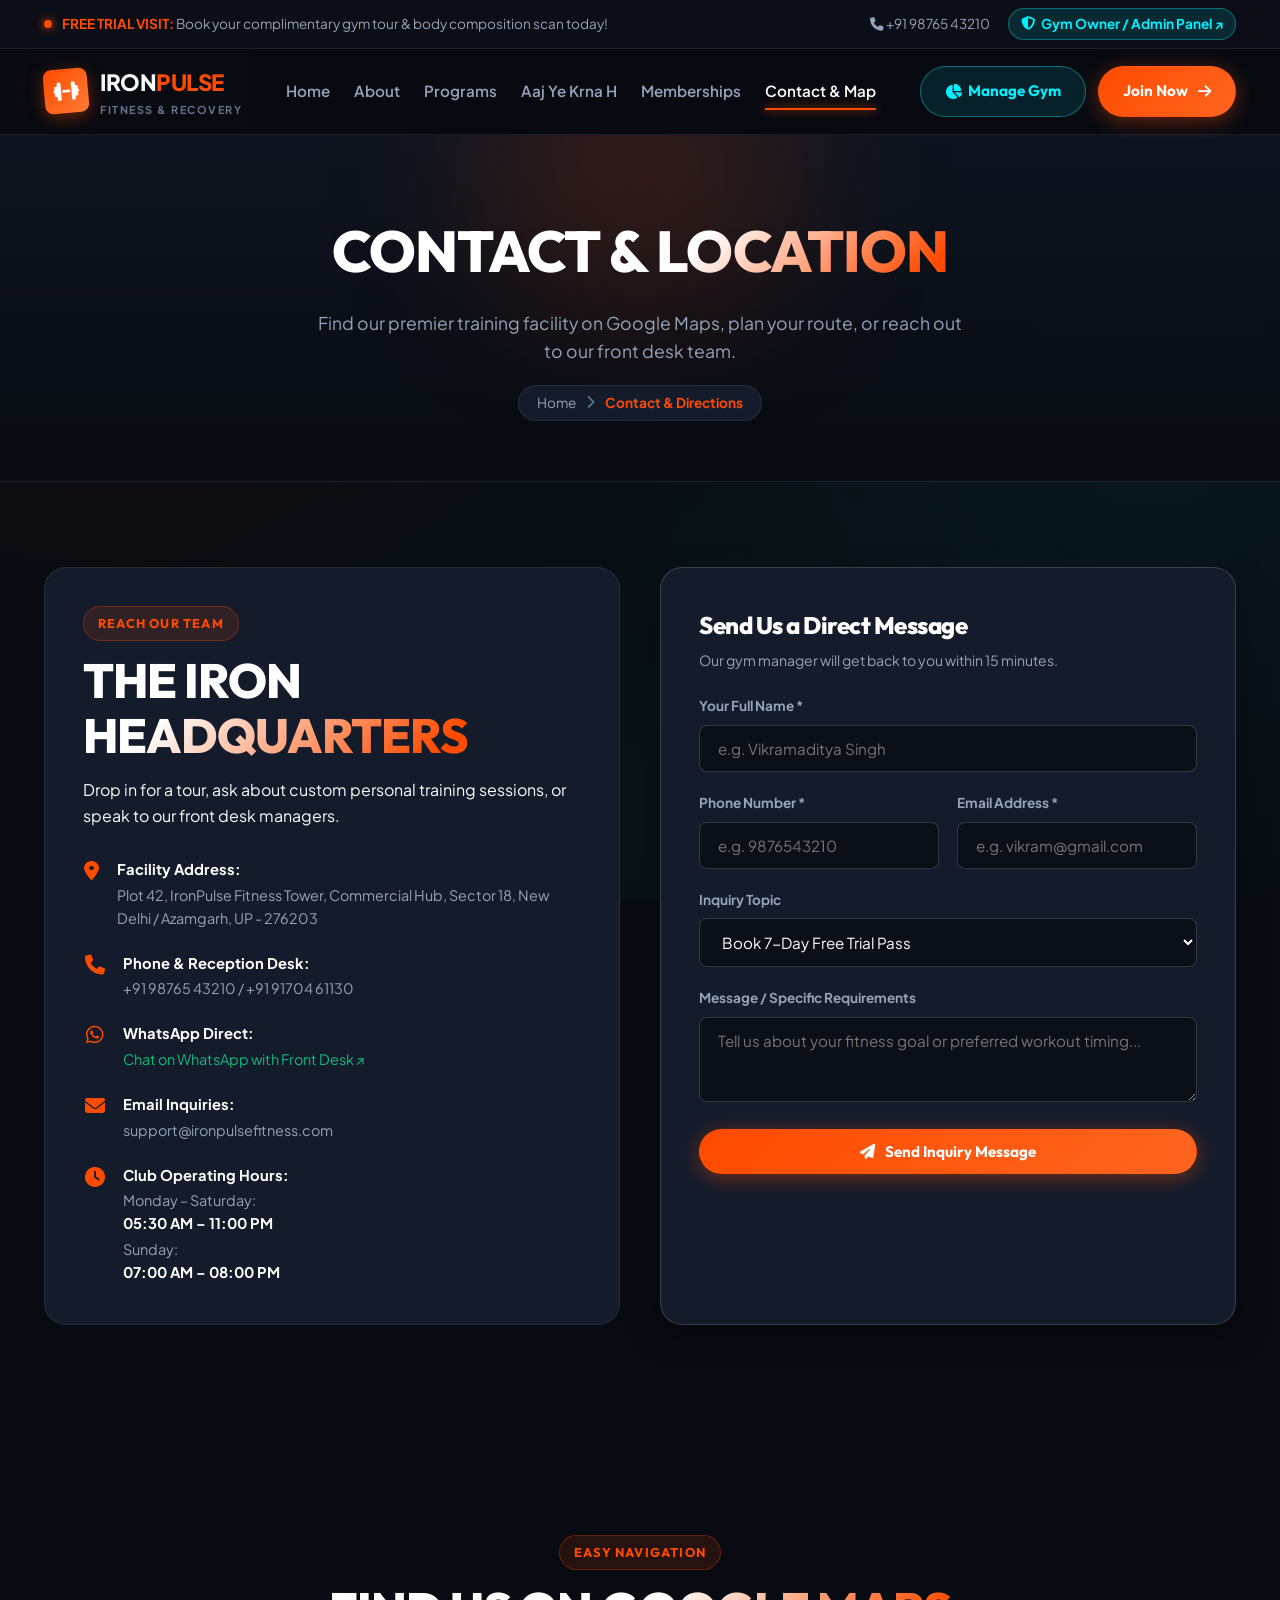
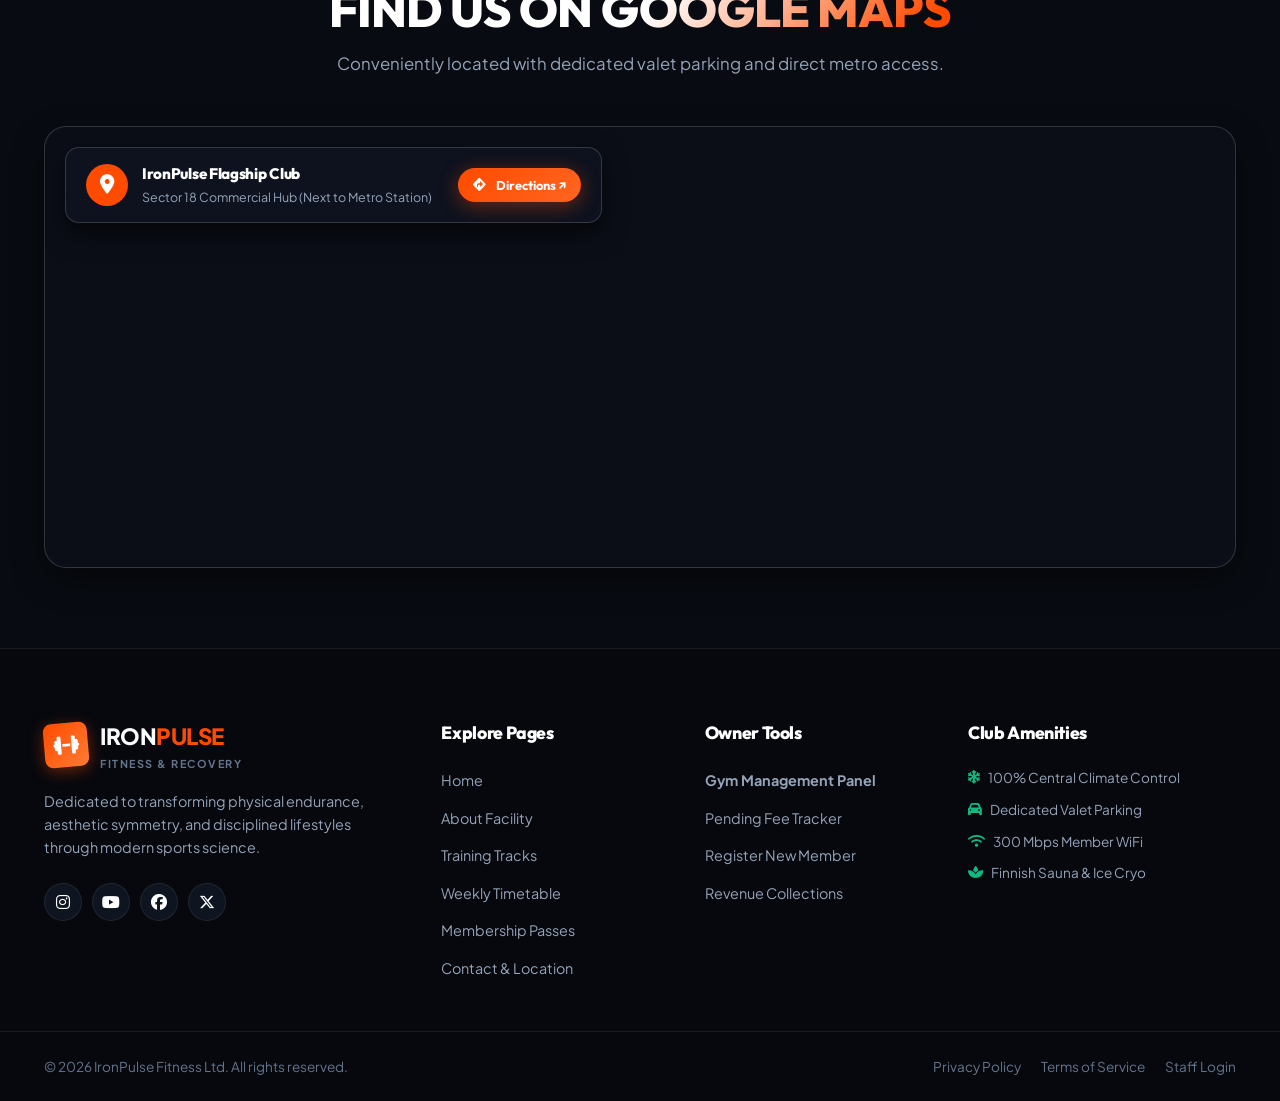
<file: contact.html>
<!DOCTYPE html>
<html lang="en">
<head>
  <meta charset="UTF-8">
  <meta name="viewport" content="width=device-width, initial-scale=1.0">
  <title>Contact & Location | IRONPULSE FITNESS</title>
  <meta name="description" content="Visit IronPulse Fitness club. Location map, branch directions, phone numbers, and inquiry forms.">
  
  <!-- Fonts -->
  <link rel="preconnect" href="https://fonts.googleapis.com">
  <link rel="preconnect" href="https://fonts.gstatic.com" crossorigin>
  <link href="https://fonts.googleapis.com/css2?family=Outfit:wght@400;500;600;700;800;900&family=Plus+Jakarta+Sans:wght@300;400;500;600;700&display=swap" rel="stylesheet">
  
  <!-- FontAwesome Icons -->
  <link rel="stylesheet" href="https://cdnjs.cloudflare.com/ajax/libs/font-awesome/6.5.1/css/all.min.css">
  
  <!-- Custom Styles -->
  <link rel="stylesheet" href="css/style.css">
</head>
<body>

  <!-- Top Announcement Bar -->
  <div class="top-bar">
    <div class="container top-bar-content">
      <div class="top-announcement">
        <span class="pulse-dot"></span>
        <span><strong>FREE TRIAL VISIT:</strong> Book your complimentary gym tour & body composition scan today!</span>
      </div>
      <div class="top-actions">
        <a href="tel:+919876543210" class="top-link"><i class="fa-solid fa-phone"></i> +91 98765 43210</a>
        <a href="admin.html" class="portal-badge">
          <i class="fa-solid fa-shield-halved"></i> Gym Owner / Admin Panel ↗
        </a>
      </div>
    </div>
  </div>

  <!-- Navigation Bar -->
  <header class="navbar" id="navbar">
    <div class="container nav-container">
      <a href="index.html" class="brand-logo">
        <div class="logo-icon"><i class="fa-solid fa-dumbbell"></i></div>
        <div class="logo-text">
          <span class="brand-name">IRON<span>PULSE</span></span>
          <span class="brand-sub">FITNESS & RECOVERY</span>
        </div>
      </a>

      <nav class="nav-links" id="navLinks">
        <a href="index.html" class="nav-item">Home</a>
        <a href="about.html" class="nav-item">About</a>
        <a href="programs.html" class="nav-item">Programs</a>
        <a href="schedule.html" class="nav-item">Aaj Ye Krna H</a>
        <a href="pricing.html" class="nav-item">Memberships</a>
        <a href="contact.html" class="nav-item active">Contact & Map</a>
        <div class="mobile-nav-cta">
          <a href="admin.html" class="btn btn-secondary-neon btn-block">
            <i class="fa-solid fa-chart-pie"></i> Manage Gym Panel
          </a>
          <a href="pricing.html" class="btn btn-primary-glow btn-block mobile-join-drawer-btn">
            <i class="fa-solid fa-bolt"></i> Join Membership Now
          </a>
        </div>
      </nav>

      <div class="nav-actions">
        <a href="admin.html" class="btn btn-secondary-neon mobile-header-panel-btn">
          <i class="fa-solid fa-chart-pie"></i> <span>Manage Gym</span>
        </a>
        <a href="pricing.html" class="btn btn-primary-glow" id="headerJoinBtn">
          Join Now <i class="fa-solid fa-arrow-right"></i>
        </a>
        <button class="mobile-toggle" id="menuToggle" aria-label="Toggle navigation">
          <i class="fa-solid fa-bars"></i>
        </button>
      </div>
    </div>
  </header>

  <!-- Page Banner -->
  <section class="page-hero-banner">
    <div class="container">
      <h1 class="page-hero-title">CONTACT & <span class="gradient-text">LOCATION</span></h1>
      <p class="page-hero-lead">Find our premier training facility on Google Maps, plan your route, or reach out to our front desk team.</p>
      <div class="breadcrumb-nav">
        <a href="index.html">Home</a>
        <i class="fa-solid fa-chevron-right"></i>
        <span>Contact & Directions</span>
      </div>
    </div>
  </section>

  <!-- Contact Details & Inquiry Section -->
  <section class="section">
    <div class="container">
      <div class="contact-container">
        <!-- Info Card -->
        <div class="contact-info-card">
          <span class="section-tag">REACH OUR TEAM</span>
          <h2 class="section-title">THE IRON <span class="gradient-text">HEADQUARTERS</span></h2>
          <p>Drop in for a tour, ask about custom personal training sessions, or speak to our front desk managers.</p>

          <div class="contact-details">
            <div class="contact-line">
              <i class="fa-solid fa-location-dot"></i>
              <div>
                <strong>Facility Address:</strong>
                <p>Plot 42, IronPulse Fitness Tower, Commercial Hub, Sector 18, New Delhi / Azamgarh, UP - 276203</p>
              </div>
            </div>
            
            <div class="contact-line">
              <i class="fa-solid fa-phone"></i>
              <div>
                <strong>Phone & Reception Desk:</strong>
                <p><a href="tel:+919876543210">+91 98765 43210</a> / <a href="tel:+919170461130">+91 91704 61130</a></p>
              </div>
            </div>

            <div class="contact-line">
              <i class="fa-brands fa-whatsapp"></i>
              <div>
                <strong>WhatsApp Direct:</strong>
                <p><a href="https://wa.me/919876543210" target="_blank" style="color: var(--lime);">Chat on WhatsApp with Front Desk ↗</a></p>
              </div>
            </div>

            <div class="contact-line">
              <i class="fa-solid fa-envelope"></i>
              <div>
                <strong>Email Inquiries:</strong>
                <p><a href="mailto:support@ironpulsefitness.com">support@ironpulsefitness.com</a></p>
              </div>
            </div>

            <div class="contact-line">
              <i class="fa-solid fa-clock"></i>
              <div>
                <strong>Club Operating Hours:</strong>
                <p>Monday – Saturday: <strong>05:30 AM – 11:00 PM</strong></p>
                <p>Sunday: <strong>07:00 AM – 08:00 PM</strong></p>
              </div>
            </div>
          </div>
        </div>

        <!-- Form Card -->
        <div class="contact-form-card">
          <h3 class="form-heading">Send Us a Direct Message</h3>
          <p class="form-sub">Our gym manager will get back to you within 15 minutes.</p>
          
          <form id="contactForm">
            <div class="input-group">
              <label for="contactName">Your Full Name *</label>
              <input type="text" id="contactName" class="form-control" placeholder="e.g. Vikramaditya Singh" required>
            </div>

            <div class="form-row-2">
              <div class="input-group">
                <label for="contactPhone">Phone Number *</label>
                <input type="tel" id="contactPhone" class="form-control" placeholder="e.g. 9876543210" required>
              </div>
              <div class="input-group">
                <label for="contactEmail">Email Address *</label>
                <input type="email" id="contactEmail" class="form-control" placeholder="e.g. vikram@gmail.com" required>
              </div>
            </div>

            <div class="input-group">
              <label for="contactSubject">Inquiry Topic</label>
              <select id="contactSubject" class="form-control">
                <option value="trial">Book 7-Day Free Trial Pass</option>
                <option value="pt">Personal Training & Coaching Inquiry</option>
                <option value="fee">Membership Fees & Corporate Discounts</option>
                <option value="other">General Question</option>
              </select>
            </div>

            <div class="input-group">
              <label for="contactMsg">Message / Specific Requirements</label>
              <textarea id="contactMsg" class="form-control" rows="3" placeholder="Tell us about your fitness goal or preferred workout timing..."></textarea>
            </div>

            <button type="submit" class="btn btn-primary-glow btn-block">
              <i class="fa-solid fa-paper-plane"></i> Send Inquiry Message
            </button>
          </form>
        </div>
      </div>
    </div>
  </section>

  <!-- Interactive Google Map Section -->
  <section class="section map-section">
    <div class="container">
      <div class="section-header text-center">
        <span class="section-tag">EASY NAVIGATION</span>
        <h2 class="section-title">FIND US ON <span class="gradient-text">GOOGLE MAPS</span></h2>
        <p class="section-sub">Conveniently located with dedicated valet parking and direct metro access.</p>
      </div>

      <div class="map-wrapper">
        <!-- Interactive Google Map Embed -->
        <iframe 
          class="map-iframe"
          title="IronPulse Fitness Google Map"
          src="https://maps.google.com/maps?q=Sector+18+Commercial+Hub+Noida+Delhi+NCR&t=&z=15&ie=UTF8&iwloc=&output=embed"
          loading="lazy" 
          referrerpolicy="no-referrer-when-downgrade"
          allowfullscreen>
        </iframe>

        <!-- Map Overlay Info Badge -->
        <div class="map-overlay-badge">
          <div class="map-badge-icon">
            <i class="fa-solid fa-location-dot"></i>
          </div>
          <div>
            <h4>IronPulse Flagship Club</h4>
            <p>Sector 18 Commercial Hub (Next to Metro Station)</p>
          </div>
          <a href="https://maps.google.com/?q=Sector+18+Commercial+Hub+Noida" target="_blank" class="btn btn-primary-glow map-directions-btn">
            <i class="fa-solid fa-diamond-turn-right"></i> Directions ↗
          </a>
        </div>
      </div>
    </div>
  </section>

  <!-- Footer -->
  <footer class="footer">
    <div class="container footer-content">
      <div class="footer-brand">
        <a href="index.html" class="brand-logo">
          <div class="logo-icon"><i class="fa-solid fa-dumbbell"></i></div>
          <div class="logo-text">
            <span class="brand-name">IRON<span>PULSE</span></span>
            <span class="brand-sub">FITNESS & RECOVERY</span>
          </div>
        </a>
        <p class="footer-bio">
          Dedicated to transforming physical endurance, aesthetic symmetry, and disciplined lifestyles through modern sports science.
        </p>
        <div class="footer-social-links">
          <a href="#" aria-label="Instagram"><i class="fa-brands fa-instagram"></i></a>
          <a href="#" aria-label="YouTube"><i class="fa-brands fa-youtube"></i></a>
          <a href="#" aria-label="Facebook"><i class="fa-brands fa-facebook"></i></a>
          <a href="#" aria-label="Twitter"><i class="fa-brands fa-x-twitter"></i></a>
        </div>
      </div>

      <div class="footer-links-col">
        <h4>Explore Pages</h4>
        <ul>
          <li><a href="index.html">Home</a></li>
          <li><a href="about.html">About Facility</a></li>
          <li><a href="programs.html">Training Tracks</a></li>
          <li><a href="schedule.html">Weekly Timetable</a></li>
          <li><a href="pricing.html">Membership Passes</a></li>
          <li><a href="contact.html">Contact & Location</a></li>
        </ul>
      </div>

      <div class="footer-links-col">
        <h4>Owner Tools</h4>
        <ul>
          <li><a href="admin.html"><strong>Gym Management Panel</strong></a></li>
          <li><a href="admin.html?tab=unpaid">Pending Fee Tracker</a></li>
          <li><a href="admin.html?action=new">Register New Member</a></li>
          <li><a href="admin.html?tab=paid">Revenue Collections</a></li>
        </ul>
      </div>

      <div class="footer-links-col">
        <h4>Club Amenities</h4>
        <p class="facility-pill"><i class="fa-solid fa-snowflake"></i> 100% Central Climate Control</p>
        <p class="facility-pill"><i class="fa-solid fa-car"></i> Dedicated Valet Parking</p>
        <p class="facility-pill"><i class="fa-solid fa-wifi"></i> 300 Mbps Member WiFi</p>
        <p class="facility-pill"><i class="fa-solid fa-spa"></i> Finnish Sauna & Ice Cryo</p>
      </div>
    </div>

    <div class="footer-bottom">
      <div class="container footer-bottom-inner">
        <p>&copy; 2026 IronPulse Fitness Ltd. All rights reserved.</p>
        <div class="legal-links">
          <a href="#">Privacy Policy</a>
          <a href="#">Terms of Service</a>
          <a href="admin.html">Staff Login</a>
        </div>
      </div>
    </div>
  </footer>

  <!-- Mobile Floating Bottom Bar for Quick Actions -->
  <div class="mobile-bottom-bar">
    <div class="mobile-bottom-inner">
      <a href="tel:+919876543210" class="btn btn-secondary-neon mobile-bottom-btn">
        <i class="fa-solid fa-phone"></i> Call Gym
      </a>
      <a href="https://wa.me/919876543210" target="_blank" class="btn btn-outline-neon mobile-bottom-btn">
        <i class="fa-brands fa-whatsapp"></i> WhatsApp
      </a>
      <a href="pricing.html" class="btn btn-primary-glow mobile-bottom-btn">
        <i class="fa-solid fa-bolt"></i> Join Now
      </a>
    </div>
  </div>

  <!-- Toast Container -->
  <div class="toast-container" id="toastContainer"></div>

  <!-- Scripts -->
  <script src="js/cms.js"></script>
  <script src="js/app.js"></script>
</body>
</html>
</file>
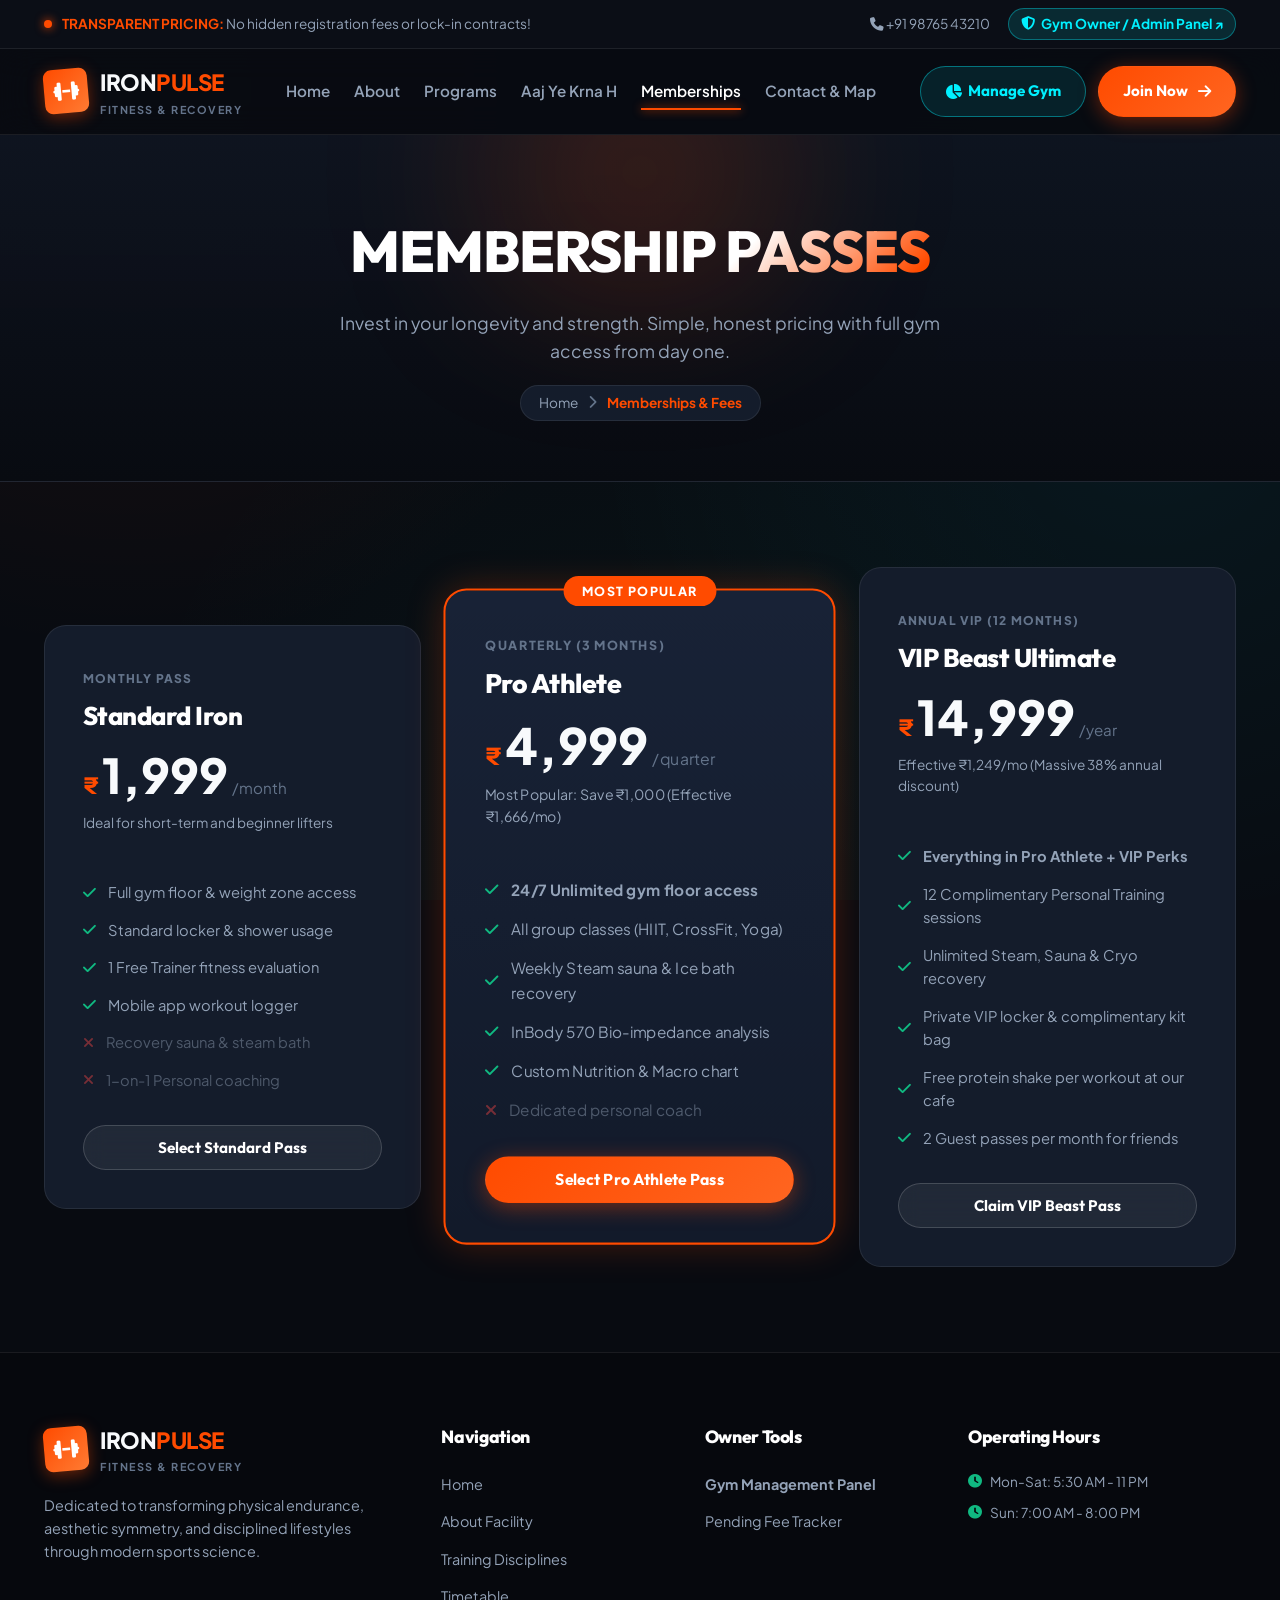
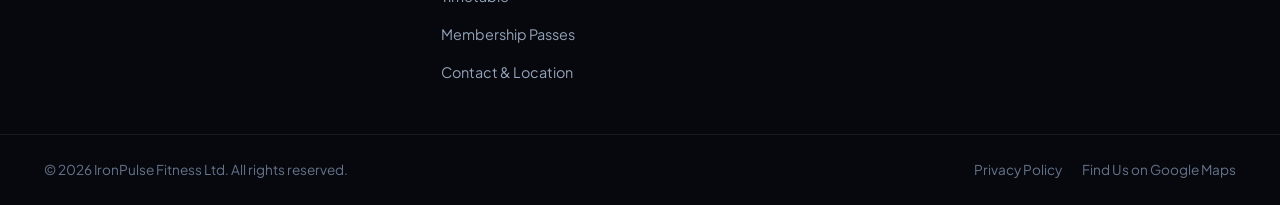
<file: pricing.html>
<!DOCTYPE html>
<html lang="en">
<head>
  <meta charset="UTF-8">
  <meta name="viewport" content="width=device-width, initial-scale=1.0">
  <title>Membership Passes & Pricing | IRONPULSE FITNESS</title>
  <meta name="description" content="Transparent gym membership plans at IronPulse Fitness. Monthly, quarterly, and VIP beast annual passes.">
  
  <!-- Fonts -->
  <link rel="preconnect" href="https://fonts.googleapis.com">
  <link rel="preconnect" href="https://fonts.gstatic.com" crossorigin>
  <link href="https://fonts.googleapis.com/css2?family=Outfit:wght@400;500;600;700;800;900&family=Plus+Jakarta+Sans:wght@300;400;500;600;700&display=swap" rel="stylesheet">
  
  <!-- FontAwesome Icons -->
  <link rel="stylesheet" href="https://cdnjs.cloudflare.com/ajax/libs/font-awesome/6.5.1/css/all.min.css">
  
  <!-- Custom Styles -->
  <link rel="stylesheet" href="css/style.css">
</head>
<body>

  <!-- Top Announcement Bar -->
  <div class="top-bar">
    <div class="container top-bar-content">
      <div class="top-announcement">
        <span class="pulse-dot"></span>
        <span><strong>TRANSPARENT PRICING:</strong> No hidden registration fees or lock-in contracts!</span>
      </div>
      <div class="top-actions">
        <a href="tel:+919876543210" class="top-link"><i class="fa-solid fa-phone"></i> +91 98765 43210</a>
        <a href="admin.html" class="portal-badge">
          <i class="fa-solid fa-shield-halved"></i> Gym Owner / Admin Panel ↗
        </a>
      </div>
    </div>
  </div>

  <!-- Navigation Bar -->
  <header class="navbar" id="navbar">
    <div class="container nav-container">
      <a href="index.html" class="brand-logo">
        <div class="logo-icon"><i class="fa-solid fa-dumbbell"></i></div>
        <div class="logo-text">
          <span class="brand-name">IRON<span>PULSE</span></span>
          <span class="brand-sub">FITNESS & RECOVERY</span>
        </div>
      </a>

      <nav class="nav-links" id="navLinks">
        <a href="index.html" class="nav-item">Home</a>
        <a href="about.html" class="nav-item">About</a>
        <a href="programs.html" class="nav-item">Programs</a>
        <a href="schedule.html" class="nav-item">Aaj Ye Krna H</a>
        <a href="pricing.html" class="nav-item active">Memberships</a>
        <a href="contact.html" class="nav-item">Contact & Map</a>
        <div class="mobile-nav-cta">
          <a href="admin.html" class="btn btn-secondary-neon btn-block">
            <i class="fa-solid fa-chart-pie"></i> Manage Gym Panel
          </a>
          <a href="#plans" class="btn btn-primary-glow btn-block mobile-join-drawer-btn">
            <i class="fa-solid fa-bolt"></i> Join Membership Now
          </a>
        </div>
      </nav>

      <div class="nav-actions">
        <a href="admin.html" class="btn btn-secondary-neon mobile-header-panel-btn">
          <i class="fa-solid fa-chart-pie"></i> <span>Manage Gym</span>
        </a>
        <a href="#plans" class="btn btn-primary-glow" id="headerJoinBtn">
          Join Now <i class="fa-solid fa-arrow-right"></i>
        </a>
        <button class="mobile-toggle" id="menuToggle" aria-label="Toggle navigation">
          <i class="fa-solid fa-bars"></i>
        </button>
      </div>
    </div>
  </header>

  <!-- Page Banner -->
  <section class="page-hero-banner">
    <div class="container">
      <h1 class="page-hero-title">MEMBERSHIP <span class="gradient-text">PASSES</span></h1>
      <p class="page-hero-lead">Invest in your longevity and strength. Simple, honest pricing with full gym access from day one.</p>
      <div class="breadcrumb-nav">
        <a href="index.html">Home</a>
        <i class="fa-solid fa-chevron-right"></i>
        <span>Memberships & Fees</span>
      </div>
    </div>
  </section>

  <!-- Pricing Cards Grid -->
  <section class="section pricing-section" id="plans">
    <div class="container">
      <div class="pricing-grid">
        
        <!-- Tier 1 -->
        <div class="price-card">
          <div class="price-header">
            <span class="plan-type">MONTHLY PASS</span>
            <h3 class="plan-name" id="planNameStarter">Standard Iron</h3>
            <div class="price-figure">
              <span class="currency">₹</span>
              <span class="amount" id="planFeeStarter">1,999</span>
              <span class="period">/month</span>
            </div>
            <p class="price-tagline" id="planTaglineStarter">Ideal for beginners and trial lifters</p>
          </div>

          <div class="price-body">
            <ul class="price-features">
              <li><i class="fa-solid fa-check"></i> Full gym floor & weight zone access</li>
              <li><i class="fa-solid fa-check"></i> Standard locker & shower usage</li>
              <li><i class="fa-solid fa-check"></i> 1 Free Trainer fitness evaluation</li>
              <li><i class="fa-solid fa-check"></i> Mobile app workout logger</li>
              <li class="disabled"><i class="fa-solid fa-xmark"></i> Recovery sauna & steam bath</li>
              <li class="disabled"><i class="fa-solid fa-xmark"></i> 1-on-1 Personal coaching</li>
            </ul>
          </div>

          <div class="price-footer">
            <button class="btn btn-glass btn-block join-plan-btn" id="planBtnStarter" data-plan="Standard Iron" data-fee="1999" data-duration="1 Month">
              Select Standard Pass
            </button>
          </div>
        </div>

        <!-- Tier 2 -->
        <div class="price-card featured-tier">
          <div class="popular-ribbon">MOST POPULAR</div>
          <div class="price-header">
            <span class="plan-type">QUARTERLY (3 MONTHS)</span>
            <h3 class="plan-name" id="planNamePro">Pro Athlete</h3>
            <div class="price-figure">
              <span class="currency">₹</span>
              <span class="amount" id="planFeePro">4,999</span>
              <span class="period">/quarter</span>
            </div>
            <p class="price-tagline" id="planTaglinePro">Effective ₹1,666/mo (Save ₹1,000 on 3 months)</p>
          </div>

          <div class="price-body">
            <ul class="price-features">
              <li><i class="fa-solid fa-check"></i> <strong>24/7 Unlimited gym floor access</strong></li>
              <li><i class="fa-solid fa-check"></i> All group classes (HIIT, CrossFit, Yoga)</li>
              <li><i class="fa-solid fa-check"></i> Weekly Steam sauna & Ice bath recovery</li>
              <li><i class="fa-solid fa-check"></i> InBody 570 Bio-impedance analysis</li>
              <li><i class="fa-solid fa-check"></i> Custom Nutrition & Macro chart</li>
              <li class="disabled"><i class="fa-solid fa-xmark"></i> Dedicated personal coach</li>
            </ul>
          </div>

          <div class="price-footer">
            <button class="btn btn-primary-glow btn-block join-plan-btn" id="planBtnPro" data-plan="Pro Athlete" data-fee="4999" data-duration="3 Months">
              Select Pro Athlete Pass
            </button>
          </div>
        </div>

        <!-- Tier 3 -->
        <div class="price-card vip-tier">
          <div class="price-header">
            <span class="plan-type">ANNUAL VIP (12 MONTHS)</span>
            <h3 class="plan-name" id="planNameVip">VIP Beast Ultimate</h3>
            <div class="price-figure">
              <span class="currency">₹</span>
              <span class="amount" id="planFeeVip">14,999</span>
              <span class="period">/year</span>
            </div>
            <p class="price-tagline" id="planTaglineVip">Effective ₹1,249/mo (Massive 38% annual discount)</p>
          </div>

          <div class="price-body">
            <ul class="price-features">
              <li><i class="fa-solid fa-check"></i> <strong>Everything in Pro Athlete + VIP Perks</strong></li>
              <li><i class="fa-solid fa-check"></i> 12 Complimentary Personal Training sessions</li>
              <li><i class="fa-solid fa-check"></i> Unlimited Steam, Sauna & Cryo recovery</li>
              <li><i class="fa-solid fa-check"></i> Private VIP locker & complimentary kit bag</li>
              <li><i class="fa-solid fa-check"></i> Free protein shake per workout at our cafe</li>
              <li><i class="fa-solid fa-check"></i> 2 Guest passes per month for friends</li>
            </ul>
          </div>

          <div class="price-footer">
            <button class="btn btn-glass btn-block join-plan-btn" id="planBtnVip" data-plan="VIP Beast Ultimate" data-fee="14999" data-duration="12 Months">
              Claim VIP Beast Pass
            </button>
          </div>
        </div>

      </div>
    </div>
  </section>

  <!-- Quick Join Modal -->
  <div class="modal-overlay" id="joinModal">
    <div class="modal-container">
      <button class="modal-close" id="closeJoinModal">&times;</button>
      <div class="modal-header">
        <div class="badge-icon"><i class="fa-solid fa-id-card"></i></div>
        <h3>Join IronPulse Today</h3>
        <p>Complete registration to sync your athlete profile to the Gym Panel</p>
      </div>
      <form id="publicJoinForm" class="modal-form">
        <div class="input-group">
          <label for="regFullName">Full Name *</label>
          <input type="text" id="regFullName" class="form-control" placeholder="e.g. Vikramaditya Singh" required>
        </div>
        <div class="form-row-2">
          <div class="input-group">
            <label for="regPhone">Phone Number *</label>
            <input type="tel" id="regPhone" class="form-control" placeholder="e.g. 9876543210" required>
          </div>
          <div class="input-group">
            <label for="regEmail">Email Address</label>
            <input type="email" id="regEmail" class="form-control" placeholder="e.g. vikram@gmail.com" required>
          </div>
        </div>
        <div class="form-row-2">
          <div class="input-group">
            <label for="regPlan">Membership Tier *</label>
            <select id="regPlan" class="form-control">
              <option value="Pro Athlete|4999">Pro Athlete (3 Months) - ₹4,999</option>
              <option value="Standard Iron|1999">Standard Iron (1 Month) - ₹1,999</option>
              <option value="VIP Beast Ultimate|14999">VIP Beast Ultimate (12 Months) - ₹14,999</option>
            </select>
          </div>
          <div class="input-group">
            <label for="regPayStatus">Initial Payment Status</label>
            <select id="regPayStatus" class="form-control">
              <option value="Paid">Paid in Full</option>
              <option value="Unpaid">Pay at Gym (Unpaid / Due)</option>
            </select>
          </div>
        </div>
        <button type="submit" class="btn btn-primary-glow btn-block">
          <i class="fa-solid fa-check"></i> Complete Registration & Save to Panel
        </button>
      </form>
    </div>
  </div>

  <!-- Footer -->
  <footer class="footer">
    <div class="container footer-content">
      <div class="footer-brand">
        <a href="index.html" class="brand-logo">
          <div class="logo-icon"><i class="fa-solid fa-dumbbell"></i></div>
          <div class="logo-text">
            <span class="brand-name">IRON<span>PULSE</span></span>
            <span class="brand-sub">FITNESS & RECOVERY</span>
          </div>
        </a>
        <p class="footer-bio">
          Dedicated to transforming physical endurance, aesthetic symmetry, and disciplined lifestyles through modern sports science.
        </p>
      </div>

      <div class="footer-links-col">
        <h4>Navigation</h4>
        <ul>
          <li><a href="index.html">Home</a></li>
          <li><a href="about.html">About Facility</a></li>
          <li><a href="programs.html">Training Disciplines</a></li>
          <li><a href="schedule.html">Timetable</a></li>
          <li><a href="pricing.html">Membership Passes</a></li>
          <li><a href="contact.html">Contact & Location</a></li>
        </ul>
      </div>

      <div class="footer-links-col">
        <h4>Owner Tools</h4>
        <ul>
          <li><a href="admin.html"><strong>Gym Management Panel</strong></a></li>
          <li><a href="admin.html?tab=unpaid">Pending Fee Tracker</a></li>
        </ul>
      </div>

      <div class="footer-links-col">
        <h4>Operating Hours</h4>
        <p class="facility-pill"><i class="fa-solid fa-clock"></i> Mon-Sat: 5:30 AM - 11 PM</p>
        <p class="facility-pill"><i class="fa-solid fa-clock"></i> Sun: 7:00 AM - 8:00 PM</p>
      </div>
    </div>

    <div class="footer-bottom">
      <div class="container footer-bottom-inner">
        <p>&copy; 2026 IronPulse Fitness Ltd. All rights reserved.</p>
        <div class="legal-links">
          <a href="#">Privacy Policy</a>
          <a href="contact.html">Find Us on Google Maps</a>
        </div>
      </div>
    </div>
  </footer>

  <!-- Mobile Floating Bottom Bar -->
  <div class="mobile-bottom-bar">
    <div class="mobile-bottom-inner">
      <a href="tel:+919876543210" class="btn btn-secondary-neon mobile-bottom-btn">
        <i class="fa-solid fa-phone"></i> Call Gym
      </a>
      <a href="schedule.html" class="btn btn-outline-neon mobile-bottom-btn">
        <i class="fa-solid fa-fire"></i> Aaj Ka Plan
      </a>
      <a href="#plans" class="btn btn-primary-glow mobile-bottom-btn">
        <i class="fa-solid fa-bolt"></i> Join Now
      </a>
    </div>
  </div>

  <div class="toast-container" id="toastContainer"></div>
  <script src="js/cms.js"></script>
  <script src="js/app.js"></script>
</body>
</html>
</file>
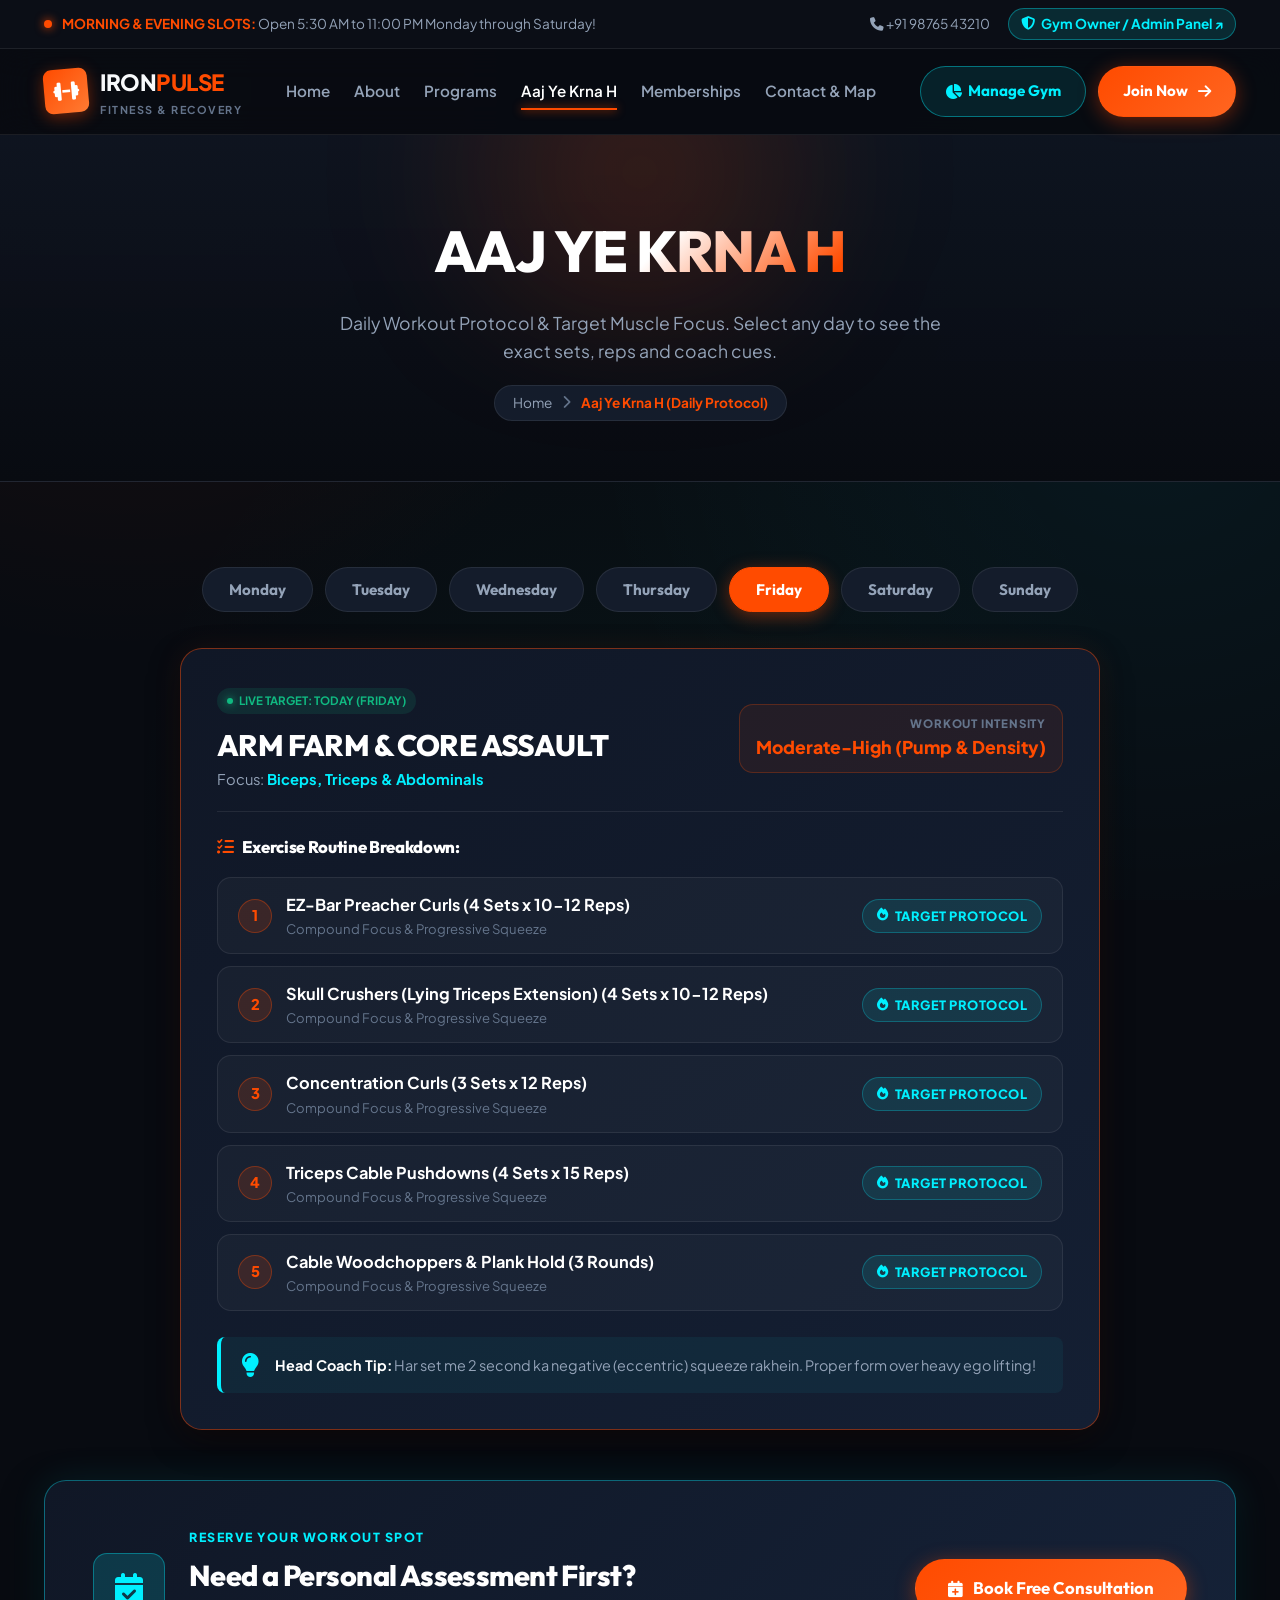
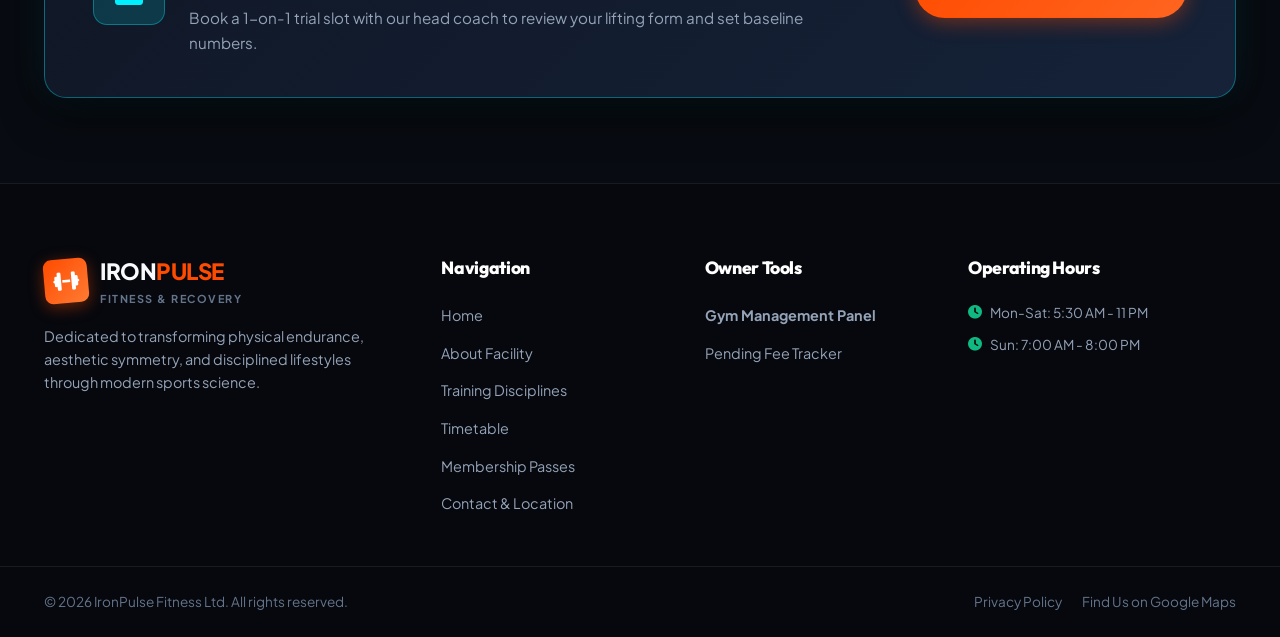
<file: schedule.html>
<!DOCTYPE html>
<html lang="en">
<head>
  <meta charset="UTF-8">
  <meta name="viewport" content="width=device-width, initial-scale=1.0">
  <title>Class Timetable & Schedule | IRONPULSE FITNESS</title>
  <meta name="description" content="View the weekly workout timetable for IronPulse Fitness. Daily class slots, coaches, and reserve access.">
  
  <!-- Fonts -->
  <link rel="preconnect" href="https://fonts.googleapis.com">
  <link rel="preconnect" href="https://fonts.gstatic.com" crossorigin>
  <link href="https://fonts.googleapis.com/css2?family=Outfit:wght@400;500;600;700;800;900&family=Plus+Jakarta+Sans:wght@300;400;500;600;700&display=swap" rel="stylesheet">
  
  <!-- FontAwesome Icons -->
  <link rel="stylesheet" href="https://cdnjs.cloudflare.com/ajax/libs/font-awesome/6.5.1/css/all.min.css">
  
  <!-- Custom Styles -->
  <link rel="stylesheet" href="css/style.css">
</head>
<body>

  <!-- Top Announcement Bar -->
  <div class="top-bar">
    <div class="container top-bar-content">
      <div class="top-announcement">
        <span class="pulse-dot"></span>
        <span><strong>MORNING & EVENING SLOTS:</strong> Open 5:30 AM to 11:00 PM Monday through Saturday!</span>
      </div>
      <div class="top-actions">
        <a href="tel:+919876543210" class="top-link"><i class="fa-solid fa-phone"></i> +91 98765 43210</a>
        <a href="admin.html" class="portal-badge">
          <i class="fa-solid fa-shield-halved"></i> Gym Owner / Admin Panel ↗
        </a>
      </div>
    </div>
  </div>

  <!-- Navigation Bar -->
  <header class="navbar" id="navbar">
    <div class="container nav-container">
      <a href="index.html" class="brand-logo">
        <div class="logo-icon"><i class="fa-solid fa-dumbbell"></i></div>
        <div class="logo-text">
          <span class="brand-name">IRON<span>PULSE</span></span>
          <span class="brand-sub">FITNESS & RECOVERY</span>
        </div>
      </a>

      <nav class="nav-links" id="navLinks">
        <a href="index.html" class="nav-item">Home</a>
        <a href="about.html" class="nav-item">About</a>
        <a href="programs.html" class="nav-item">Programs</a>
        <a href="schedule.html" class="nav-item active">Aaj Ye Krna H</a>
        <a href="pricing.html" class="nav-item">Memberships</a>
        <a href="contact.html" class="nav-item">Contact & Map</a>
        <div class="mobile-nav-cta">
          <a href="admin.html" class="btn btn-secondary-neon btn-block">
            <i class="fa-solid fa-chart-pie"></i> Manage Gym Panel
          </a>
          <a href="pricing.html" class="btn btn-primary-glow btn-block mobile-join-drawer-btn">
            <i class="fa-solid fa-bolt"></i> Join Membership Now
          </a>
        </div>
      </nav>

      <div class="nav-actions">
        <a href="admin.html" class="btn btn-secondary-neon mobile-header-panel-btn">
          <i class="fa-solid fa-chart-pie"></i> <span>Manage Gym</span>
        </a>
        <a href="pricing.html" class="btn btn-primary-glow" id="headerJoinBtn">
          Join Now <i class="fa-solid fa-arrow-right"></i>
        </a>
        <button class="mobile-toggle" id="menuToggle" aria-label="Toggle navigation">
          <i class="fa-solid fa-bars"></i>
        </button>
      </div>
    </div>
  </header>

  <!-- Page Banner -->
  <section class="page-hero-banner">
    <div class="container">
      <h1 class="page-hero-title">AAJ YE <span class="gradient-text">KRNA H</span></h1>
      <p class="page-hero-lead">Daily Workout Protocol & Target Muscle Focus. Select any day to see the exact sets, reps and coach cues.</p>
      <div class="breadcrumb-nav">
        <a href="index.html">Home</a>
        <i class="fa-solid fa-chevron-right"></i>
        <span>Aaj Ye Krna H (Daily Protocol)</span>
      </div>
    </div>
  </section>

  <!-- Aaj Ye Krna H Section -->
  <section class="section schedule-section" id="workout-today">
    <div class="container">
      
      <!-- Day Switcher Tabs (Mon - Sun) -->
      <div class="schedule-tabs" id="workoutDayTabs">
        <button class="tab-btn" data-day="monday">Monday</button>
        <button class="tab-btn" data-day="tuesday">Tuesday</button>
        <button class="tab-btn" data-day="wednesday">Wednesday</button>
        <button class="tab-btn" data-day="thursday">Thursday</button>
        <button class="tab-btn" data-day="friday">Friday</button>
        <button class="tab-btn" data-day="saturday">Saturday</button>
        <button class="tab-btn" data-day="sunday">Sunday</button>
      </div>

      <!-- Today's Workout Focus Card -->
      <div class="today-workout-card" id="todayWorkoutCard">
        <div class="workout-card-header">
          <div class="workout-header-left">
            <span class="status-live-pill" style="margin-left: 0; display: inline-flex; margin-bottom: 8px;">
              <span class="live-dot"></span> <span id="todayDayBadge">LIVE TARGET: TODAY</span>
            </span>
            <h3 id="todayWorkoutTitle" class="workout-card-title">Chest & Triceps Hypertrophy (Push)</h3>
            <p class="workout-card-focus">Focus: <strong id="todayWorkoutFocus">Pectoralis Major & Triceps Lateral Head</strong></p>
          </div>
          <div class="workout-header-right">
            <span class="intensity-label">WORKOUT INTENSITY</span>
            <span id="todayWorkoutIntensity" class="intensity-value">HIGH (HEAVY RESISTANCE)</span>
          </div>
        </div>

        <!-- Exercises List -->
        <h4 class="routine-breakdown-heading"><i class="fa-solid fa-list-check"></i> Exercise Routine Breakdown:</h4>
        <div id="todayExercisesList" class="workout-exercises-list">
          <!-- Dynamically populated via cms.js & app.js -->
        </div>

        <!-- Coach Tip Box -->
        <div class="coach-tip-box">
          <i class="fa-solid fa-lightbulb"></i>
          <div class="tip-text">
            <strong>Head Coach Tip:</strong> Har set me 2 second ka negative (eccentric) squeeze rakhein. Proper form over heavy ego lifting!
          </div>
        </div>
      </div>

      <!-- Booking Info Banner -->
      <div class="admin-teaser-card" style="margin-top: 50px;">
        <div class="teaser-left">
          <div class="teaser-icon">
            <i class="fa-solid fa-calendar-check"></i>
          </div>
          <div>
            <span class="teaser-subtitle">RESERVE YOUR WORKOUT SPOT</span>
            <h3 class="teaser-title">Need a Personal Assessment First?</h3>
            <p class="teaser-text">
              Book a 1-on-1 trial slot with our head coach to review your lifting form and set baseline numbers.
            </p>
          </div>
        </div>
        <div class="teaser-right">
          <a href="contact.html" class="btn btn-primary-glow btn-lg">
            <i class="fa-solid fa-calendar-plus"></i> Book Free Consultation
          </a>
        </div>
      </div>
    </div>
  </section>

  <!-- Quick Join Modal -->
  <div class="modal-overlay" id="joinModal">
    <div class="modal-container">
      <button class="modal-close" id="closeJoinModal">&times;</button>
      <div class="modal-header">
        <div class="badge-icon"><i class="fa-solid fa-calendar-plus"></i></div>
        <h3>Reserve Class Spot</h3>
        <p>Lock your spot in today's training track</p>
      </div>
      <form id="publicJoinForm" class="modal-form">
        <div class="input-group">
          <label for="regFullName">Full Name *</label>
          <input type="text" id="regFullName" class="form-control" placeholder="e.g. Vikramaditya Singh" required>
        </div>
        <div class="form-row-2">
          <div class="input-group">
            <label for="regPhone">Phone Number *</label>
            <input type="tel" id="regPhone" class="form-control" placeholder="e.g. 9876543210" required>
          </div>
          <div class="input-group">
            <label for="regEmail">Email Address</label>
            <input type="email" id="regEmail" class="form-control" placeholder="e.g. vikram@gmail.com" required>
          </div>
        </div>
        <div class="form-row-2">
          <div class="input-group">
            <label for="regPlan">Membership Tier *</label>
            <select id="regPlan" class="form-control">
              <option value="Pro Athlete|4999">Pro Athlete (3 Months) - ₹4,999</option>
              <option value="Standard Iron|1999">Standard Iron (1 Month) - ₹1,999</option>
              <option value="VIP Beast Ultimate|14999">VIP Beast Ultimate (12 Months) - ₹14,999</option>
            </select>
          </div>
          <div class="input-group">
            <label for="regPayStatus">Initial Payment Status</label>
            <select id="regPayStatus" class="form-control">
              <option value="Paid">Paid in Full</option>
              <option value="Unpaid">Pay at Gym (Unpaid / Due)</option>
            </select>
          </div>
        </div>
        <button type="submit" class="btn btn-primary-glow btn-block">
          <i class="fa-solid fa-check"></i> Confirm Reservation & Add to Roster
        </button>
      </form>
    </div>
  </div>

  <!-- Footer -->
  <footer class="footer">
    <div class="container footer-content">
      <div class="footer-brand">
        <a href="index.html" class="brand-logo">
          <div class="logo-icon"><i class="fa-solid fa-dumbbell"></i></div>
          <div class="logo-text">
            <span class="brand-name">IRON<span>PULSE</span></span>
            <span class="brand-sub">FITNESS & RECOVERY</span>
          </div>
        </a>
        <p class="footer-bio">
          Dedicated to transforming physical endurance, aesthetic symmetry, and disciplined lifestyles through modern sports science.
        </p>
      </div>

      <div class="footer-links-col">
        <h4>Navigation</h4>
        <ul>
          <li><a href="index.html">Home</a></li>
          <li><a href="about.html">About Facility</a></li>
          <li><a href="programs.html">Training Disciplines</a></li>
          <li><a href="schedule.html">Timetable</a></li>
          <li><a href="pricing.html">Membership Passes</a></li>
          <li><a href="contact.html">Contact & Location</a></li>
        </ul>
      </div>

      <div class="footer-links-col">
        <h4>Owner Tools</h4>
        <ul>
          <li><a href="admin.html"><strong>Gym Management Panel</strong></a></li>
          <li><a href="admin.html?tab=unpaid">Pending Fee Tracker</a></li>
        </ul>
      </div>

      <div class="footer-links-col">
        <h4>Operating Hours</h4>
        <p class="facility-pill"><i class="fa-solid fa-clock"></i> Mon-Sat: 5:30 AM - 11 PM</p>
        <p class="facility-pill"><i class="fa-solid fa-clock"></i> Sun: 7:00 AM - 8:00 PM</p>
      </div>
    </div>

    <div class="footer-bottom">
      <div class="container footer-bottom-inner">
        <p>&copy; 2026 IronPulse Fitness Ltd. All rights reserved.</p>
        <div class="legal-links">
          <a href="#">Privacy Policy</a>
          <a href="contact.html">Find Us on Google Maps</a>
        </div>
      </div>
    </div>
  </footer>

  <!-- Mobile Floating Bottom Bar -->
  <div class="mobile-bottom-bar">
    <div class="mobile-bottom-inner">
      <a href="tel:+919876543210" class="btn btn-secondary-neon mobile-bottom-btn">
        <i class="fa-solid fa-phone"></i> Call Gym
      </a>
      <a href="#workout-today" class="btn btn-outline-neon mobile-bottom-btn">
        <i class="fa-solid fa-fire"></i> Aaj Ka Plan
      </a>
      <a href="pricing.html" class="btn btn-primary-glow mobile-bottom-btn">
        <i class="fa-solid fa-bolt"></i> Join Now
      </a>
    </div>
  </div>

  <div class="toast-container" id="toastContainer"></div>
  <script src="js/cms.js"></script>
  <script src="js/app.js"></script>
</body>
</html>
</file>
<file: css/style.css>
/* ==========================================================================
   IRONPULSE FITNESS & WELLNESS CLUB - COMPLETE DESIGN SYSTEM (style.css)
   Ultra-Premium Multi-Page Dark Fitness Experience & Mobile-First Optimization
   ========================================================================== */

@import url('https://fonts.googleapis.com/css2?family=Outfit:wght@400;500;600;700;800;900&family=Plus+Jakarta+Sans:wght@300;400;500;600;700;800&display=swap');

:root {
  --bg-dark: #080B11;
  --bg-surface: #0E1420;
  --bg-card: #141C2B;
  --bg-card-hover: #1A2438;
  --bg-glass: rgba(14, 20, 32, 0.88);
  
  --primary: #FF4B00;
  --primary-hover: #FF6520;
  --primary-glow: rgba(255, 75, 0, 0.4);
  
  --secondary: #00F0FF;
  --secondary-glow: rgba(0, 240, 255, 0.3);
  
  --lime: #10B981;
  --lime-glow: rgba(16, 185, 129, 0.3);
  
  --warning: #F59E0B;
  --danger: #EF4444;
  
  --text-main: #F8FAFC;
  --text-muted: #94A3B8;
  --text-dim: #64748B;
  
  --border: rgba(255, 255, 255, 0.08);
  --border-light: rgba(255, 255, 255, 0.16);
  --border-primary: rgba(255, 75, 0, 0.45);
  
  --radius-sm: 8px;
  --radius-md: 14px;
  --radius-lg: 22px;
  --radius-full: 9999px;
  
  --shadow-card: 0 12px 36px -8px rgba(0, 0, 0, 0.6);
  --shadow-glow: 0 0 35px -5px var(--primary-glow);
  
  --transition: all 0.3s cubic-bezier(0.16, 1, 0.3, 1);
}

* {
  margin: 0;
  padding: 0;
  box-sizing: border-box;
}

html {
  scroll-behavior: smooth;
  font-size: 16px;
  overflow-x: hidden;
  width: 100%;
}

body {
  font-family: 'Plus Jakarta Sans', sans-serif;
  background-color: var(--bg-dark);
  color: var(--text-main);
  line-height: 1.6;
  overflow-x: hidden;
  width: 100%;
  max-width: 100vw;
  position: relative;
  -webkit-font-smoothing: antialiased;
  -moz-osx-font-smoothing: grayscale;
  background-image: 
    radial-gradient(circle at 10% 10%, rgba(255, 75, 0, 0.09) 0%, transparent 40%),
    radial-gradient(circle at 90% 45%, rgba(0, 240, 255, 0.06) 0%, transparent 45%),
    radial-gradient(circle at 50% 90%, rgba(16, 185, 129, 0.05) 0%, transparent 50%);
  background-attachment: fixed;
}

h1, h2, h3, h4, h5, h6 {
  font-family: 'Outfit', sans-serif;
  font-weight: 800;
  letter-spacing: -0.02em;
  color: #FFFFFF;
}

a {
  text-decoration: none;
  color: inherit;
  transition: var(--transition);
}

img {
  max-width: 100%;
  display: block;
}

.container {
  width: 100%;
  max-width: 1240px;
  margin: 0 auto;
  padding: 0 24px;
}

/* Utilities */
.gradient-text {
  background: linear-gradient(135deg, #FFFFFF 20%, var(--primary) 90%);
  -webkit-background-clip: text;
  -webkit-text-fill-color: transparent;
}

.section-tag {
  display: inline-block;
  padding: 6px 14px;
  border-radius: var(--radius-full);
  background: rgba(255, 75, 0, 0.12);
  color: var(--primary);
  font-family: 'Outfit', sans-serif;
  font-weight: 700;
  font-size: 0.8rem;
  letter-spacing: 1.2px;
  text-transform: uppercase;
  border: 1px solid rgba(255, 75, 0, 0.3);
  margin-bottom: 12px;
}

.section-title {
  font-size: clamp(2rem, 3.8vw, 3rem);
  text-transform: uppercase;
  margin-bottom: 14px;
  line-height: 1.15;
}

.section-sub {
  font-size: 1.05rem;
  color: var(--text-muted);
  max-width: 620px;
  margin: 0 auto 48px;
}

.text-center {
  text-align: center;
}

/* Buttons */
.btn {
  display: inline-flex;
  align-items: center;
  justify-content: center;
  gap: 10px;
  padding: 12px 24px;
  border-radius: var(--radius-full);
  font-family: 'Outfit', sans-serif;
  font-weight: 700;
  font-size: 0.95rem;
  cursor: pointer;
  transition: var(--transition);
  border: 1px solid transparent;
  white-space: nowrap;
}

.btn-lg {
  padding: 15px 32px;
  font-size: 1.05rem;
}

.btn-sm {
  padding: 8px 18px;
  font-size: 0.85rem;
}

.btn-block {
  width: 100%;
}

.btn-primary-glow {
  background: linear-gradient(135deg, var(--primary), #FF6520);
  color: #FFFFFF;
  box-shadow: 0 4px 20px var(--primary-glow);
}

.btn-primary-glow:hover {
  background: linear-gradient(135deg, #FF6520, #FF3300);
  transform: translateY(-2px);
  box-shadow: 0 8px 28px rgba(255, 75, 0, 0.6);
}

.btn-secondary-neon {
  background: rgba(0, 240, 255, 0.1);
  color: var(--secondary);
  border: 1px solid rgba(0, 240, 255, 0.4);
}

.btn-secondary-neon:hover {
  background: var(--secondary);
  color: #080B11;
  box-shadow: 0 0 25px var(--secondary-glow);
  transform: translateY(-2px);
}

.btn-glass {
  background: rgba(255, 255, 255, 0.06);
  color: #FFFFFF;
  border: 1px solid var(--border-light);
  backdrop-filter: blur(10px);
}

.btn-glass:hover {
  background: rgba(255, 255, 255, 0.12);
  border-color: #FFFFFF;
  transform: translateY(-2px);
}

.btn-outline-neon {
  background: transparent;
  color: var(--secondary);
  border: 1px solid var(--secondary);
}

.btn-outline-neon:hover {
  background: var(--secondary);
  color: #080B11;
}

/* ==========================================================================
   TOP BAR
   ========================================================================== */
.top-bar {
  background: #0B0E16;
  border-bottom: 1px solid var(--border);
  padding: 8px 0;
  font-size: 0.85rem;
}

.top-bar-content {
  display: flex;
  align-items: center;
  justify-content: space-between;
  flex-wrap: wrap;
  gap: 12px;
}

.top-announcement {
  display: flex;
  align-items: center;
  gap: 10px;
  color: var(--text-muted);
}

.top-announcement strong {
  color: var(--primary);
}

.pulse-dot {
  width: 8px;
  height: 8px;
  background: var(--primary);
  border-radius: 50%;
  box-shadow: 0 0 10px var(--primary);
  animation: pulse 1.8s infinite;
}

@keyframes pulse {
  0% { transform: scale(0.9); opacity: 0.8; }
  50% { transform: scale(1.4); opacity: 1; }
  100% { transform: scale(0.9); opacity: 0.8; }
}

.top-actions {
  display: flex;
  align-items: center;
  gap: 18px;
}

.top-link {
  color: var(--text-muted);
}

.top-link:hover {
  color: #FFFFFF;
}

.portal-badge {
  background: rgba(0, 240, 255, 0.12);
  color: var(--secondary);
  padding: 4px 12px;
  border-radius: var(--radius-full);
  font-weight: 700;
  border: 1px solid rgba(0, 240, 255, 0.35);
  display: inline-flex;
  align-items: center;
  gap: 6px;
}

.portal-badge:hover {
  background: var(--secondary);
  color: #080B11;
}

/* ==========================================================================
   NAVBAR (Multi-page Sticky)
   ========================================================================== */
.navbar {
  position: sticky;
  top: 0;
  left: 0;
  width: 100%;
  z-index: 1000;
  background: rgba(8, 11, 17, 0.94);
  backdrop-filter: blur(16px);
  -webkit-backdrop-filter: blur(16px);
  border-bottom: 1px solid var(--border);
  padding: 16px 0;
  transition: var(--transition);
}

.navbar.scrolled {
  padding: 12px 0;
  background: rgba(8, 11, 17, 0.98);
  box-shadow: 0 10px 30px rgba(0, 0, 0, 0.5);
}

.nav-container {
  display: flex;
  align-items: center;
  justify-content: space-between;
}

.brand-logo {
  display: flex;
  align-items: center;
  gap: 12px;
}

.logo-icon {
  width: 44px;
  height: 44px;
  background: linear-gradient(135deg, var(--primary), #FF7B33);
  border-radius: var(--radius-sm);
  display: flex;
  align-items: center;
  justify-content: center;
  font-size: 1.3rem;
  color: #FFFFFF;
  box-shadow: 0 4px 16px var(--primary-glow);
  transform: rotate(-5deg);
  transition: var(--transition);
}

.brand-logo:hover .logo-icon {
  transform: rotate(0deg) scale(1.08);
}

.logo-text {
  display: flex;
  flex-direction: column;
}

.brand-name {
  font-size: 1.4rem;
  font-weight: 900;
  letter-spacing: -0.5px;
}

.brand-name span {
  color: var(--primary);
}

.brand-sub {
  font-size: 0.68rem;
  letter-spacing: 1.5px;
  color: var(--text-dim);
  font-weight: 700;
}

.nav-links {
  display: flex;
  align-items: center;
  gap: 24px;
}

.nav-item {
  color: var(--text-muted);
  font-weight: 600;
  font-size: 0.95rem;
  position: relative;
  padding: 6px 0;
}

.nav-item:hover,
.nav-item.active {
  color: #FFFFFF;
}

.nav-item::after {
  content: '';
  position: absolute;
  bottom: 0;
  left: 0;
  width: 0;
  height: 2px;
  background: var(--primary);
  transition: var(--transition);
  box-shadow: 0 0 10px var(--primary);
}

.nav-item:hover::after,
.nav-item.active::after {
  width: 100%;
}

.nav-actions {
  display: flex;
  align-items: center;
  gap: 12px;
}

.mobile-toggle {
  display: none;
  background: rgba(255, 255, 255, 0.05);
  border: 1px solid var(--border-light);
  color: #FFFFFF;
  font-size: 1.25rem;
  padding: 8px 14px;
  border-radius: var(--radius-sm);
  cursor: pointer;
  transition: var(--transition);
}

.mobile-toggle:hover {
  background: var(--primary);
  border-color: var(--primary);
}

/* ==========================================================================
   PAGE HERO BANNER (For Subpages: About, Programs, Schedule, Pricing, Contact)
   ========================================================================== */
.page-hero-banner {
  position: relative;
  padding: 70px 0 60px;
  background: linear-gradient(180deg, rgba(14, 20, 32, 0.95) 0%, rgba(8, 11, 17, 1) 100%);
  border-bottom: 1px solid var(--border);
  overflow: hidden;
  text-align: center;
}

.page-hero-banner::before {
  content: '';
  position: absolute;
  top: -40%;
  left: 50%;
  transform: translateX(-50%);
  width: 600px;
  height: 350px;
  background: radial-gradient(circle, rgba(255, 75, 0, 0.2) 0%, transparent 70%);
  filter: blur(60px);
  pointer-events: none;
}

.page-hero-title {
  font-size: clamp(2.4rem, 4.5vw, 3.8rem);
  text-transform: uppercase;
  margin-bottom: 12px;
  position: relative;
  z-index: 2;
}

.page-hero-lead {
  font-size: 1.1rem;
  color: var(--text-muted);
  max-width: 650px;
  margin: 0 auto 20px;
  position: relative;
  z-index: 2;
}

.breadcrumb-nav {
  display: inline-flex;
  align-items: center;
  gap: 10px;
  background: var(--bg-card);
  padding: 6px 18px;
  border-radius: var(--radius-full);
  border: 1px solid var(--border);
  font-size: 0.85rem;
  color: var(--text-dim);
  position: relative;
  z-index: 2;
}

.breadcrumb-nav a {
  color: var(--text-muted);
}

.breadcrumb-nav a:hover {
  color: var(--primary);
}

.breadcrumb-nav span {
  color: var(--primary);
  font-weight: 700;
}

/* ==========================================================================
   HOME HERO SECTION
   ========================================================================== */
.hero-section {
  position: relative;
  min-height: calc(100vh - 120px);
  display: flex;
  align-items: center;
  padding: 70px 0 60px;
  overflow: hidden;
}

.hero-ambient-glow {
  position: absolute;
  top: 15%;
  right: 15%;
  width: 500px;
  height: 500px;
  background: radial-gradient(circle, rgba(255, 75, 0, 0.15) 0%, transparent 70%);
  filter: blur(80px);
  z-index: 1;
  pointer-events: none;
}

.hero-container {
  display: grid;
  grid-template-columns: 1.15fr 0.85fr;
  align-items: center;
  gap: 50px;
  position: relative;
  z-index: 2;
}

.hero-content {
  position: relative;
}

.hero-badge {
  display: inline-flex;
  align-items: center;
  gap: 8px;
  padding: 8px 18px;
  border-radius: var(--radius-full);
  background: rgba(255, 75, 0, 0.12);
  color: var(--primary);
  font-weight: 700;
  font-size: 0.85rem;
  border: 1px solid rgba(255, 75, 0, 0.35);
  margin-bottom: 24px;
}

.hero-title {
  font-size: clamp(2.6rem, 5vw, 4.3rem);
  line-height: 1.08;
  text-transform: uppercase;
  margin-bottom: 20px;
}

.hero-description {
  font-size: 1.15rem;
  color: var(--text-muted);
  line-height: 1.7;
  max-width: 540px;
  margin-bottom: 34px;
}

.hero-buttons {
  display: flex;
  align-items: center;
  gap: 16px;
  flex-wrap: wrap;
  margin-bottom: 48px;
}

.hero-stats-grid {
  display: grid;
  grid-template-columns: repeat(4, 1fr);
  gap: 18px;
  padding-top: 32px;
  border-top: 1px solid var(--border);
}

.hero-stat-card {
  text-align: left;
}

.stat-num {
  font-size: 2.1rem;
  font-weight: 900;
  color: #FFFFFF;
  margin-bottom: 4px;
  background: linear-gradient(135deg, #FFFFFF, #E2E8F0);
  -webkit-background-clip: text;
  -webkit-text-fill-color: transparent;
}

.stat-label {
  font-size: 0.8rem;
  color: var(--text-dim);
  font-weight: 700;
  text-transform: uppercase;
  letter-spacing: 0.5px;
}

/* Hero Visual & Floating Badges */
.hero-visual {
  position: relative;
  display: flex;
  justify-content: center;
}

.hero-card-stack {
  position: relative;
  width: 100%;
  max-width: 440px;
}

.hero-main-card {
  position: relative;
  border-radius: var(--radius-lg);
  overflow: visible;
}

.hero-image-box {
  position: relative;
  width: 100%;
  height: 520px;
  border-radius: var(--radius-lg);
  overflow: hidden;
  border: 1px solid var(--border-light);
  box-shadow: var(--shadow-card), 0 0 35px rgba(255, 75, 0, 0.2);
}

.hero-img {
  width: 100%;
  height: 100%;
  object-fit: cover;
}

.img-gradient-scrim {
  position: absolute;
  bottom: 0;
  left: 0;
  width: 100%;
  height: 40%;
  background: linear-gradient(to top, rgba(8, 11, 17, 0.95), transparent);
}

.floating-badge {
  position: absolute;
  background: var(--bg-glass);
  backdrop-filter: blur(14px);
  -webkit-backdrop-filter: blur(14px);
  border: 1px solid var(--border-light);
  border-radius: var(--radius-md);
  padding: 12px 18px;
  display: flex;
  align-items: center;
  gap: 12px;
  box-shadow: 0 16px 32px rgba(0, 0, 0, 0.6);
  z-index: 5;
  animation: float 4s ease-in-out infinite;
}

.badge-heart {
  top: 30px;
  left: -28px;
}

.badge-calories {
  top: 150px;
  right: -25px;
  animation-delay: -2s;
}

@keyframes float {
  0%, 100% { transform: translateY(0); }
  50% { transform: translateY(-10px); }
}

.floating-badge .icon-wrap {
  width: 40px;
  height: 40px;
  border-radius: 50%;
  display: flex;
  align-items: center;
  justify-content: center;
  font-size: 1.1rem;
}

.badge-heart .icon-wrap {
  background: rgba(239, 68, 68, 0.15);
  color: var(--danger);
}

.badge-calories .icon-wrap {
  background: rgba(255, 75, 0, 0.15);
  color: var(--primary);
}

.badge-title {
  display: block;
  font-size: 0.72rem;
  color: var(--text-dim);
  text-transform: uppercase;
  font-weight: 700;
}

.badge-val {
  display: block;
  font-size: 1.05rem;
  font-weight: 800;
  color: #FFFFFF;
}

.floating-card-coach {
  position: absolute;
  bottom: -20px;
  left: 10px;
  right: 10px;
  background: var(--bg-glass);
  backdrop-filter: blur(16px);
  border: 1px solid var(--border-light);
  border-radius: var(--radius-md);
  padding: 14px 18px;
  display: flex;
  align-items: center;
  gap: 14px;
  box-shadow: 0 20px 40px rgba(0, 0, 0, 0.7);
  z-index: 5;
}

.coach-avatar {
  width: 46px;
  height: 46px;
  border-radius: 50%;
  object-fit: cover;
  border: 2px solid var(--primary);
}

.coach-name {
  font-size: 0.95rem;
  color: #FFFFFF;
  margin-bottom: 2px;
}

.coach-role {
  font-size: 0.75rem;
  color: var(--text-muted);
}

.status-live-pill {
  margin-left: auto;
  font-size: 0.72rem;
  font-weight: 700;
  color: var(--lime);
  background: rgba(16, 185, 129, 0.12);
  padding: 4px 10px;
  border-radius: var(--radius-full);
  display: flex;
  align-items: center;
  gap: 6px;
}

.live-dot {
  width: 6px;
  height: 6px;
  background: var(--lime);
  border-radius: 50%;
  box-shadow: 0 0 8px var(--lime);
}

/* ==========================================================================
   FEATURES BAR
   ========================================================================== */
.features-bar {
  background: var(--bg-surface);
  border-top: 1px solid var(--border);
  border-bottom: 1px solid var(--border);
  padding: 34px 0;
}

.features-grid {
  display: grid;
  grid-template-columns: repeat(4, 1fr);
  gap: 28px;
}

.feature-item {
  display: flex;
  align-items: flex-start;
  gap: 16px;
}

.feature-icon {
  width: 48px;
  height: 48px;
  border-radius: var(--radius-sm);
  background: rgba(255, 75, 0, 0.1);
  color: var(--primary);
  display: flex;
  align-items: center;
  justify-content: center;
  font-size: 1.3rem;
  flex-shrink: 0;
  border: 1px solid rgba(255, 75, 0, 0.25);
}

.feature-item h4 {
  font-size: 1rem;
  margin-bottom: 4px;
}

.feature-item p {
  font-size: 0.85rem;
  color: var(--text-muted);
}

/* ==========================================================================
   SECTIONS GENERAL
   ========================================================================== */
.section {
  padding: 85px 0;
  position: relative;
}

/* About Section */
.about-container {
  display: grid;
  grid-template-columns: 0.95fr 1.05fr;
  align-items: center;
  gap: 60px;
}

.about-gallery {
  position: relative;
  display: grid;
  grid-template-columns: 1fr 1fr;
  gap: 16px;
}

.about-img-box {
  border-radius: var(--radius-md);
  overflow: hidden;
  border: 1px solid var(--border);
}

.about-img-box img {
  width: 100%;
  height: 100%;
  object-fit: cover;
  transition: transform 0.5s ease;
}

.about-img-box:hover img {
  transform: scale(1.05);
}

.img-tall {
  height: 380px;
}

.img-wide {
  height: 380px;
  margin-top: 30px;
}

.experience-badge {
  position: absolute;
  bottom: 20px;
  left: 50%;
  transform: translateX(-50%);
  background: linear-gradient(135deg, var(--primary), #FF6520);
  padding: 16px 26px;
  border-radius: var(--radius-md);
  text-align: center;
  box-shadow: 0 14px 30px var(--primary-glow);
  z-index: 4;
}

.experience-badge h3 {
  font-size: 2.2rem;
  line-height: 1;
}

.experience-badge p {
  font-size: 0.8rem;
  font-weight: 700;
  text-transform: uppercase;
}

.about-checklist {
  margin: 28px 0 36px;
  display: flex;
  flex-direction: column;
  gap: 16px;
}

.check-item {
  display: flex;
  align-items: flex-start;
  gap: 14px;
  font-size: 0.95rem;
  color: var(--text-muted);
}

.check-item i {
  color: var(--lime);
  font-size: 1.15rem;
  margin-top: 2px;
}

.check-item strong {
  color: #FFFFFF;
}

.about-action-row {
  display: flex;
  align-items: center;
  gap: 24px;
}

.link-admin-jump {
  color: var(--secondary);
  font-weight: 700;
  display: inline-flex;
  align-items: center;
  gap: 8px;
}

.link-admin-jump:hover {
  text-decoration: underline;
}

/* ==========================================================================
   PROGRAMS
   ========================================================================== */
.programs-grid {
  display: grid;
  grid-template-columns: repeat(4, 1fr);
  gap: 24px;
}

.program-card {
  background: var(--bg-card);
  border-radius: var(--radius-lg);
  overflow: hidden;
  border: 1px solid var(--border);
  transition: var(--transition);
  display: flex;
  flex-direction: column;
}

.program-card:hover {
  transform: translateY(-8px);
  border-color: var(--border-light);
  box-shadow: var(--shadow-card);
}

.featured-program {
  border-color: var(--border-primary);
  box-shadow: 0 0 30px rgba(255, 75, 0, 0.15);
}

.program-img-wrap {
  position: relative;
  height: 200px;
  overflow: hidden;
}

.program-img-wrap img {
  width: 100%;
  height: 100%;
  object-fit: cover;
  transition: transform 0.6s ease;
}

.program-card:hover .program-img-wrap img {
  transform: scale(1.08);
}

.program-badge {
  position: absolute;
  top: 14px;
  right: 14px;
  padding: 4px 12px;
  border-radius: var(--radius-full);
  background: rgba(8, 11, 17, 0.8);
  font-size: 0.72rem;
  font-weight: 800;
  color: #FFFFFF;
  border: 1px solid var(--border-light);
}

.badge-hot {
  background: var(--primary);
  border: none;
}

.program-body {
  padding: 24px;
  display: flex;
  flex-direction: column;
  flex-grow: 1;
}

.program-body h3 {
  font-size: 1.25rem;
  margin-bottom: 10px;
}

.program-body p {
  font-size: 0.9rem;
  color: var(--text-muted);
  line-height: 1.6;
  margin-bottom: 18px;
}

.program-bullets {
  list-style: none;
  margin-bottom: 24px;
  display: flex;
  flex-direction: column;
  gap: 8px;
}

.program-bullets li {
  font-size: 0.85rem;
  color: var(--text-dim);
  display: flex;
  align-items: center;
  gap: 8px;
}

.program-bullets li i {
  color: var(--primary);
  font-size: 0.75rem;
}

.btn-program {
  margin-top: auto;
  background: rgba(255, 255, 255, 0.05);
  color: #FFFFFF;
  padding: 10px 18px;
  border-radius: var(--radius-full);
  font-weight: 700;
  font-size: 0.9rem;
  display: flex;
  align-items: center;
  justify-content: center;
  gap: 8px;
  border: 1px solid var(--border);
}

.btn-program:hover {
  background: var(--primary);
  border-color: var(--primary);
}

/* ==========================================================================
   SCHEDULE TIMETABLE
   ========================================================================== */
.schedule-tabs {
  display: flex;
  align-items: center;
  justify-content: center;
  gap: 12px;
  flex-wrap: wrap;
  margin-bottom: 36px;
}

.tab-btn {
  background: var(--bg-card);
  border: 1px solid var(--border);
  color: var(--text-muted);
  padding: 12px 26px;
  border-radius: var(--radius-full);
  font-family: 'Outfit', sans-serif;
  font-weight: 700;
  font-size: 0.95rem;
  cursor: pointer;
  transition: var(--transition);
}

.tab-btn:hover {
  color: #FFFFFF;
  border-color: var(--border-light);
}

.tab-btn.active {
  background: var(--primary);
  color: #FFFFFF;
  border-color: var(--primary);
  box-shadow: 0 4px 18px var(--primary-glow);
}

.schedule-grid {
  display: flex;
  flex-direction: column;
  gap: 14px;
}

.schedule-card {
  background: var(--bg-card);
  border: 1px solid var(--border);
  border-radius: var(--radius-md);
  padding: 18px 26px;
  display: flex;
  align-items: center;
  justify-content: space-between;
  gap: 20px;
  transition: var(--transition);
}

.schedule-card:hover {
  border-color: rgba(255, 75, 0, 0.4);
  transform: translateX(4px);
  background: var(--bg-card-hover);
}

.schedule-time {
  display: flex;
  align-items: center;
  gap: 10px;
  font-weight: 700;
  color: var(--primary);
  font-size: 0.95rem;
  min-width: 190px;
}

.schedule-info {
  flex-grow: 1;
}

.schedule-title {
  font-size: 1.15rem;
  margin-bottom: 4px;
}

.schedule-coach {
  font-size: 0.85rem;
  color: var(--text-muted);
}

.schedule-coach strong {
  color: #FFFFFF;
}

.schedule-room {
  font-size: 0.8rem;
  color: var(--text-dim);
  display: inline-block;
  margin-left: 14px;
}

.schedule-action {
  display: flex;
  align-items: center;
  gap: 16px;
}

.level-tag {
  background: rgba(255, 255, 255, 0.06);
  padding: 4px 12px;
  border-radius: var(--radius-full);
  font-size: 0.75rem;
  color: var(--text-muted);
  font-weight: 600;
}

/* ==========================================================================
   BMI CALCULATOR
   ========================================================================== */
.calc-wrapper {
  display: grid;
  grid-template-columns: 1fr 1fr;
  align-items: center;
  gap: 60px;
  background: var(--bg-surface);
  border-radius: var(--radius-lg);
  padding: 60px;
  border: 1px solid var(--border);
}

.bmi-scale-legend {
  margin-top: 28px;
  display: flex;
  flex-direction: column;
  gap: 10px;
}

.legend-item {
  display: flex;
  align-items: center;
  gap: 10px;
  font-size: 0.85rem;
  color: var(--text-muted);
}

.legend-color {
  width: 14px;
  height: 14px;
  border-radius: 4px;
}

.legend-color.under { background: #38BDF8; }
.legend-color.normal { background: var(--lime); }
.legend-color.over { background: var(--warning); }
.legend-color.obese { background: var(--danger); }

.calc-card {
  background: var(--bg-card);
  border: 1px solid var(--border-light);
  border-radius: var(--radius-lg);
  padding: 36px;
  box-shadow: var(--shadow-card);
}

.form-row-2 {
  display: grid;
  grid-template-columns: 1fr 1fr;
  gap: 18px;
}

.input-group {
  margin-bottom: 20px;
}

.input-group label {
  display: block;
  font-size: 0.85rem;
  font-weight: 700;
  color: var(--text-muted);
  margin-bottom: 8px;
}

.form-control {
  width: 100%;
  padding: 13px 18px;
  background: #0B0F18;
  border: 1px solid var(--border-light);
  border-radius: var(--radius-sm);
  color: #FFFFFF;
  font-family: inherit;
  font-size: 0.95rem;
  transition: var(--transition);
}

.form-control:focus {
  outline: none;
  border-color: var(--primary);
  box-shadow: 0 0 0 3px rgba(255, 75, 0, 0.2);
}

.bmi-result-card {
  margin-top: 26px;
  padding: 22px;
  background: #0B0F18;
  border-radius: var(--radius-md);
  border: 1px solid var(--border-primary);
}

.bmi-score-header {
  display: flex;
  align-items: center;
  justify-content: space-between;
  margin-bottom: 16px;
}

.result-label {
  font-size: 0.72rem;
  color: var(--text-dim);
  font-weight: 800;
  letter-spacing: 1px;
}

.bmi-score-number {
  font-size: 2.4rem;
  color: #FFFFFF;
}

.bmi-badge-pill {
  padding: 6px 16px;
  border-radius: var(--radius-full);
  font-size: 0.8rem;
  font-weight: 800;
  letter-spacing: 0.5px;
}

.badge-under { background: rgba(56, 189, 248, 0.15); color: #38BDF8; }
.badge-normal { background: rgba(16, 185, 129, 0.15); color: var(--lime); }
.badge-over { background: rgba(245, 158, 11, 0.15); color: var(--warning); }
.badge-obese { background: rgba(239, 68, 68, 0.15); color: var(--danger); }

.bmi-bar-track {
  width: 100%;
  height: 8px;
  background: #1A2438;
  border-radius: var(--radius-full);
  overflow: hidden;
  margin-bottom: 16px;
}

.bmi-bar-fill {
  height: 100%;
  background: linear-gradient(90deg, #38BDF8, var(--lime), var(--warning), var(--danger));
  border-radius: var(--radius-full);
  transition: width 0.8s ease;
}

.bmi-recommendation {
  font-size: 0.88rem;
  color: var(--text-muted);
  line-height: 1.6;
  margin-bottom: 18px;
}

/* ==========================================================================
   PRICING
   ========================================================================== */
.pricing-grid {
  display: grid;
  grid-template-columns: repeat(3, 1fr);
  gap: 30px;
  align-items: center;
}

.price-card {
  background: var(--bg-card);
  border-radius: var(--radius-lg);
  border: 1px solid var(--border);
  padding: 38px;
  transition: var(--transition);
  position: relative;
  display: flex;
  flex-direction: column;
}

.price-card:hover {
  transform: translateY(-8px);
  border-color: var(--border-light);
  box-shadow: var(--shadow-card);
}

.featured-tier {
  background: linear-gradient(180deg, #182236 0%, #121A2A 100%);
  border: 2px solid var(--primary);
  box-shadow: 0 0 35px rgba(255, 75, 0, 0.25);
  transform: scale(1.04);
}

.featured-tier:hover {
  transform: scale(1.04) translateY(-8px);
}

.popular-ribbon {
  position: absolute;
  top: -14px;
  left: 50%;
  transform: translateX(-50%);
  background: var(--primary);
  color: #FFFFFF;
  padding: 5px 18px;
  border-radius: var(--radius-full);
  font-size: 0.75rem;
  font-weight: 800;
  letter-spacing: 1px;
}

.plan-type {
  font-size: 0.75rem;
  font-weight: 800;
  color: var(--text-dim);
  letter-spacing: 1.2px;
}

.plan-name {
  font-size: 1.6rem;
  margin: 6px 0 14px;
}

.price-figure {
  display: flex;
  align-items: baseline;
  gap: 4px;
  margin-bottom: 8px;
}

.currency {
  font-size: 1.4rem;
  color: var(--primary);
  font-weight: 800;
}

.amount {
  font-size: 3rem;
  font-weight: 900;
  line-height: 1;
}

.period {
  font-size: 0.95rem;
  color: var(--text-dim);
}

.price-tagline {
  font-size: 0.85rem;
  color: var(--text-muted);
  margin-bottom: 24px;
}

.price-features {
  list-style: none;
  margin: 24px 0 32px;
  display: flex;
  flex-direction: column;
  gap: 14px;
}

.price-features li {
  font-size: 0.92rem;
  color: var(--text-muted);
  display: flex;
  align-items: center;
  gap: 12px;
}

.price-features li i.fa-check {
  color: var(--lime);
}

.price-features li.disabled {
  opacity: 0.45;
}

.price-features li.disabled i {
  color: var(--danger);
}

.price-footer {
  margin-top: auto;
}

/* ==========================================================================
   TRAINERS
   ========================================================================== */
.trainers-grid {
  display: grid;
  grid-template-columns: repeat(4, 1fr);
  gap: 24px;
}

.trainer-card {
  background: var(--bg-card);
  border-radius: var(--radius-lg);
  overflow: hidden;
  border: 1px solid var(--border);
  transition: var(--transition);
}

.trainer-card:hover {
  transform: translateY(-8px);
  border-color: var(--border-light);
}

.trainer-photo {
  position: relative;
  height: 320px;
  overflow: hidden;
}

.trainer-photo img {
  width: 100%;
  height: 100%;
  object-fit: cover;
  transition: transform 0.6s ease;
}

.trainer-card:hover .trainer-photo img {
  transform: scale(1.08);
}

.trainer-socials {
  position: absolute;
  bottom: 14px;
  left: 14px;
  display: flex;
  gap: 8px;
}

.trainer-socials a {
  width: 36px;
  height: 36px;
  border-radius: 50%;
  background: rgba(8, 11, 17, 0.85);
  color: #FFFFFF;
  display: flex;
  align-items: center;
  justify-content: center;
  backdrop-filter: blur(8px);
}

.trainer-socials a:hover {
  background: var(--primary);
}

.trainer-info {
  padding: 22px;
}

.trainer-name {
  font-size: 1.25rem;
  margin-bottom: 4px;
}

.trainer-spec {
  display: block;
  font-size: 0.8rem;
  color: var(--primary);
  font-weight: 700;
  margin-bottom: 12px;
}

.trainer-desc {
  font-size: 0.88rem;
  color: var(--text-muted);
}

/* ==========================================================================
   ADMIN TEASER BANNER
   ========================================================================== */
.admin-teaser-section {
  padding: 40px 0;
}

.admin-teaser-card {
  background: linear-gradient(135deg, #101726 0%, #152238 100%);
  border: 1px solid rgba(0, 240, 255, 0.35);
  border-radius: var(--radius-lg);
  padding: 42px 48px;
  display: flex;
  align-items: center;
  justify-content: space-between;
  gap: 36px;
  box-shadow: 0 16px 40px rgba(0, 0, 0, 0.5), 0 0 35px rgba(0, 240, 255, 0.1);
}

.teaser-left {
  display: flex;
  align-items: center;
  gap: 24px;
}

.teaser-icon {
  width: 72px;
  height: 72px;
  border-radius: var(--radius-md);
  background: rgba(0, 240, 255, 0.15);
  color: var(--secondary);
  display: flex;
  align-items: center;
  justify-content: center;
  font-size: 2rem;
  flex-shrink: 0;
  border: 1px solid rgba(0, 240, 255, 0.35);
}

.teaser-subtitle {
  font-size: 0.78rem;
  color: var(--secondary);
  font-weight: 800;
  letter-spacing: 1.5px;
}

.teaser-title {
  font-size: 1.8rem;
  margin: 4px 0 8px;
}

.teaser-text {
  font-size: 0.95rem;
  color: var(--text-muted);
  max-width: 650px;
}

/* ==========================================================================
   GOOGLE MAPS CONTAINER & CONTACT SECTION
   ========================================================================== */
.contact-container {
  display: grid;
  grid-template-columns: 1fr 1fr;
  gap: 40px;
  margin-bottom: 40px;
}

.contact-info-card {
  background: var(--bg-card);
  border: 1px solid var(--border);
  border-radius: var(--radius-lg);
  padding: 38px;
}

.contact-details {
  margin-top: 30px;
  display: flex;
  flex-direction: column;
  gap: 22px;
}

.contact-line {
  display: flex;
  align-items: flex-start;
  gap: 16px;
}

.contact-line i {
  color: var(--primary);
  font-size: 1.25rem;
  margin-top: 3px;
  width: 24px;
  text-align: center;
}

.contact-line strong {
  display: block;
  font-size: 0.92rem;
  color: #FFFFFF;
  margin-bottom: 2px;
}

.contact-line p, .contact-line a {
  font-size: 0.9rem;
  color: var(--text-muted);
}

.contact-line a:hover {
  color: var(--primary);
}

.contact-form-card {
  background: var(--bg-card);
  border: 1px solid var(--border-light);
  border-radius: var(--radius-lg);
  padding: 38px;
  box-shadow: var(--shadow-card);
}

.form-heading {
  font-size: 1.5rem;
  margin-bottom: 4px;
}

.form-sub {
  font-size: 0.88rem;
  color: var(--text-muted);
  margin-bottom: 24px;
}

/* Google Map Wrapper */
.map-section {
  padding-bottom: 80px;
}

.map-wrapper {
  position: relative;
  width: 100%;
  border-radius: var(--radius-lg);
  overflow: hidden;
  border: 1px solid var(--border-light);
  box-shadow: var(--shadow-card);
  background: #0B0E17;
}

.map-iframe {
  width: 100%;
  height: 440px;
  border: 0;
  display: block;
  filter: invert(90%) hue-rotate(180deg) contrast(90%);
  transition: filter 0.3s ease;
}

.map-wrapper:hover .map-iframe {
  filter: invert(85%) hue-rotate(180deg) contrast(95%);
}

.map-overlay-badge {
  position: absolute;
  top: 20px;
  left: 20px;
  background: var(--bg-glass);
  backdrop-filter: blur(14px);
  border: 1px solid var(--border-light);
  border-radius: var(--radius-md);
  padding: 14px 20px;
  display: flex;
  align-items: center;
  gap: 14px;
  box-shadow: 0 10px 25px rgba(0, 0, 0, 0.6);
  z-index: 10;
}

.map-badge-icon {
  width: 42px;
  height: 42px;
  border-radius: 50%;
  background: var(--primary);
  color: #FFFFFF;
  display: flex;
  align-items: center;
  justify-content: center;
  font-size: 1.2rem;
}

.map-overlay-badge h4 {
  font-size: 0.95rem;
  margin-bottom: 2px;
}

.map-overlay-badge p {
  font-size: 0.78rem;
  color: var(--text-muted);
}

.map-directions-btn {
  margin-left: 12px;
  padding: 6px 14px;
  font-size: 0.8rem;
}

/* ==========================================================================
   FOOTER
   ========================================================================== */
.footer {
  background: #06080D;
  border-top: 1px solid var(--border);
  padding-top: 70px;
}

.footer-content {
  display: grid;
  grid-template-columns: 1.6fr 1fr 1fr 1.2fr;
  gap: 40px;
  padding-bottom: 50px;
}

.footer-bio {
  font-size: 0.9rem;
  color: var(--text-muted);
  margin: 18px 0 24px;
  line-height: 1.6;
}

.footer-social-links {
  display: flex;
  gap: 10px;
}

.footer-social-links a {
  width: 38px;
  height: 38px;
  border-radius: 50%;
  background: var(--bg-surface);
  color: #FFFFFF;
  display: flex;
  align-items: center;
  justify-content: center;
  border: 1px solid var(--border);
}

.footer-social-links a:hover {
  background: var(--primary);
  border-color: var(--primary);
}

.footer-links-col h4 {
  font-size: 1.1rem;
  margin-bottom: 20px;
}

.footer-links-col ul {
  list-style: none;
  display: flex;
  flex-direction: column;
  gap: 12px;
}

.footer-links-col ul li a {
  font-size: 0.9rem;
  color: var(--text-muted);
}

.footer-links-col ul li a:hover {
  color: var(--primary);
}

.facility-pill {
  font-size: 0.85rem;
  color: var(--text-muted);
  margin-bottom: 10px;
  display: flex;
  align-items: center;
  gap: 8px;
}

.facility-pill i {
  color: var(--lime);
}

.footer-bottom {
  border-top: 1px solid var(--border);
  padding: 24px 0;
  font-size: 0.85rem;
  color: var(--text-dim);
}

.footer-bottom-inner {
  display: flex;
  align-items: center;
  justify-content: space-between;
  flex-wrap: wrap;
  gap: 14px;
}

.legal-links {
  display: flex;
  gap: 20px;
}

.legal-links a:hover {
  color: #FFFFFF;
}

/* ==========================================================================
   MOBILE FLOATING BOTTOM ACTION BAR
   ========================================================================== */
.mobile-bottom-bar {
  display: none;
  position: fixed;
  bottom: 0;
  left: 0;
  right: 0;
  background: rgba(8, 11, 17, 0.98);
  backdrop-filter: blur(16px);
  border-top: 1px solid var(--border);
  padding: 10px 16px;
  z-index: 1500;
  box-shadow: 0 -4px 20px rgba(0, 0, 0, 0.5);
}

.mobile-bottom-inner {
  display: flex;
  align-items: center;
  justify-content: space-around;
  gap: 10px;
}

.mobile-bottom-btn {
  flex: 1;
  text-align: center;
  padding: 9px 12px;
  border-radius: var(--radius-sm);
  font-size: 0.82rem;
  font-weight: 700;
  display: flex;
  align-items: center;
  justify-content: center;
  gap: 6px;
}

/* ==========================================================================
   MODAL & TOAST
   ========================================================================== */
.modal-overlay {
  position: fixed;
  top: 0;
  left: 0;
  width: 100%;
  height: 100%;
  background: rgba(0, 0, 0, 0.85);
  backdrop-filter: blur(10px);
  display: none;
  align-items: center;
  justify-content: center;
  z-index: 2000;
  padding: 20px;
}

.modal-overlay.active {
  display: flex;
}

.modal-container {
  background: var(--bg-card);
  border: 1px solid var(--border-light);
  border-radius: var(--radius-lg);
  padding: 38px;
  width: 100%;
  max-width: 540px;
  position: relative;
  box-shadow: 0 25px 60px rgba(0, 0, 0, 0.8);
  animation: modalFadeIn 0.3s ease;
}

@keyframes modalFadeIn {
  from { opacity: 0; transform: scale(0.95); }
  to { opacity: 1; transform: scale(1); }
}

.modal-close {
  position: absolute;
  top: 20px;
  right: 20px;
  background: transparent;
  border: none;
  color: var(--text-muted);
  font-size: 1.8rem;
  cursor: pointer;
}

.modal-header {
  text-align: center;
  margin-bottom: 26px;
}

.badge-icon {
  width: 52px;
  height: 52px;
  border-radius: 50%;
  background: rgba(255, 75, 0, 0.15);
  color: var(--primary);
  display: flex;
  align-items: center;
  justify-content: center;
  font-size: 1.5rem;
  margin: 0 auto 14px;
}

.toast-container {
  position: fixed;
  bottom: 24px;
  right: 24px;
  z-index: 3000;
  display: flex;
  flex-direction: column;
  gap: 12px;
}

.public-toast {
  background: var(--bg-card);
  border: 1px solid var(--border-light);
  border-radius: var(--radius-md);
  padding: 16px 20px;
  box-shadow: 0 16px 36px rgba(0, 0, 0, 0.6);
  display: flex;
  align-items: center;
  gap: 16px;
  color: #FFFFFF;
  max-width: 380px;
  animation: slideIn 0.3s ease;
}

@keyframes slideIn {
  from { transform: translateX(50px); opacity: 0; }
  to { transform: translateX(0); opacity: 1; }
}

.toast-success {
  border-left: 4px solid var(--lime);
}

.toast-close {
  background: transparent;
  border: none;
  color: var(--text-dim);
  font-size: 1.2rem;
  cursor: pointer;
  margin-left: auto;
}

/* ==========================================================================
   RESPONSIVENESS & MOBILE-FIRST OPTIMIZATION
   ========================================================================== */
@media (max-width: 1024px) {
  .hero-container,
  .about-container,
  .calc-wrapper,
  .contact-container {
    grid-template-columns: 1fr;
    gap: 40px;
  }
  
  .programs-grid,
  .trainers-grid {
    grid-template-columns: repeat(2, 1fr);
  }
  
  .pricing-grid {
    grid-template-columns: 1fr;
    max-width: 500px;
    margin: 0 auto;
  }
  
  .featured-tier {
    transform: none;
  }
  
  .featured-tier:hover {
    transform: translateY(-8px);
  }
  
  .features-grid {
    grid-template-columns: repeat(2, 1fr);
  }
  
  .footer-content {
    grid-template-columns: 1fr 1fr;
  }
  
  .admin-teaser-card {
    flex-direction: column;
    text-align: center;
  }
  
  .teaser-left {
    flex-direction: column;
    text-align: center;
  }
}

/* ==========================================================================
   AAJ YE KRNA H / TODAY'S WORKOUT PROTOCOL COMPONENT
   ========================================================================== */
.today-workout-card {
  max-width: 920px;
  margin: 0 auto;
  padding: 36px;
  background: linear-gradient(145deg, #101726 0%, #141f33 100%);
  border: 1px solid var(--border-primary);
  border-radius: var(--radius-lg);
  box-shadow: var(--shadow-card), 0 0 30px rgba(255, 75, 0, 0.08);
  transition: var(--transition);
}

.today-workout-card:hover {
  border-color: var(--primary);
  box-shadow: 0 16px 45px rgba(0, 0, 0, 0.6), 0 0 40px rgba(255, 75, 0, 0.16);
}

.workout-card-header {
  display: flex;
  align-items: center;
  justify-content: space-between;
  flex-wrap: wrap;
  gap: 16px;
  margin-bottom: 22px;
  border-bottom: 1px solid var(--border);
  padding-bottom: 20px;
}

.workout-header-left {
  flex: 1;
  min-width: 260px;
}

.workout-card-title {
  font-size: 1.85rem;
  text-transform: uppercase;
  margin-top: 6px;
  margin-bottom: 4px;
  color: #FFFFFF;
  line-height: 1.2;
}

.workout-card-focus {
  font-size: 0.92rem;
  color: var(--text-muted);
}

.workout-card-focus strong {
  color: var(--secondary);
}

.workout-header-right {
  text-align: right;
  background: rgba(255, 75, 0, 0.08);
  border: 1px solid rgba(255, 75, 0, 0.25);
  padding: 10px 16px;
  border-radius: var(--radius-md);
}

.intensity-label {
  font-size: 0.72rem;
  color: var(--text-dim);
  text-transform: uppercase;
  font-weight: 800;
  letter-spacing: 0.8px;
  display: block;
}

.intensity-value {
  font-size: 1.1rem;
  font-weight: 900;
  color: var(--primary);
  display: block;
}

.routine-breakdown-heading {
  font-size: 1.05rem;
  margin-bottom: 16px;
  color: #FFFFFF;
  display: flex;
  align-items: center;
  gap: 8px;
}

.routine-breakdown-heading i {
  color: var(--primary);
}

.workout-exercises-list {
  display: flex;
  flex-direction: column;
  gap: 12px;
  margin-bottom: 26px;
}

.workout-item {
  display: flex;
  align-items: center;
  justify-content: space-between;
  background: rgba(255, 255, 255, 0.03);
  border: 1px solid var(--border);
  padding: 14px 20px;
  border-radius: 14px;
  transition: var(--transition);
  gap: 14px;
}

.workout-item:hover {
  background: rgba(255, 255, 255, 0.06);
  border-color: rgba(255, 75, 0, 0.35);
  transform: translateX(4px);
}

.workout-item-left {
  display: flex;
  align-items: center;
  gap: 14px;
  flex: 1;
  min-width: 0;
}

.workout-num-badge {
  width: 34px;
  height: 34px;
  border-radius: 50%;
  background: rgba(255, 75, 0, 0.15);
  color: var(--primary);
  font-weight: 800;
  font-size: 0.92rem;
  display: flex;
  align-items: center;
  justify-content: center;
  border: 1px solid rgba(255, 75, 0, 0.35);
  flex-shrink: 0;
}

.workout-item-details {
  min-width: 0;
}

.workout-name {
  color: #FFFFFF;
  font-size: 1.02rem;
  display: block;
  word-break: break-word;
}

.workout-sub {
  font-size: 0.82rem;
  color: var(--text-dim);
  display: block;
}

.workout-pill-badge {
  background: rgba(0, 240, 255, 0.1);
  color: var(--secondary);
  border: 1px solid rgba(0, 240, 255, 0.25);
  padding: 6px 14px;
  border-radius: 20px;
  font-size: 0.8rem;
  font-weight: 800;
  letter-spacing: 0.5px;
  white-space: nowrap;
  display: inline-flex;
  align-items: center;
  gap: 6px;
}

.coach-tip-box {
  background: rgba(0, 240, 255, 0.05);
  border-left: 4px solid var(--secondary);
  padding: 16px 20px;
  border-radius: 8px;
  display: flex;
  align-items: center;
  gap: 16px;
}

.coach-tip-box i {
  font-size: 1.5rem;
  color: var(--secondary);
  flex-shrink: 0;
}

.coach-tip-box .tip-text {
  font-size: 0.9rem;
  color: var(--text-muted);
  line-height: 1.55;
}

.coach-tip-box .tip-text strong {
  color: #FFFFFF;
}

/* ==========================================================================
   SINGLE HEAD TRAINER HERO SPOTLIGHT CARD
   ========================================================================== */
.single-trainer-showcase {
  max-width: 1040px;
  margin: 0 auto;
  background: linear-gradient(145deg, #101726 0%, #152238 60%, #0d1422 100%);
  border: 1px solid rgba(255, 75, 0, 0.35);
  border-radius: var(--radius-lg);
  box-shadow: 0 20px 50px rgba(0, 0, 0, 0.6), 0 0 40px rgba(255, 75, 0, 0.12);
  display: grid;
  grid-template-columns: 420px 1fr;
  overflow: hidden;
  position: relative;
  transition: var(--transition);
}

.single-trainer-showcase:hover {
  border-color: var(--primary);
  box-shadow: 0 25px 60px rgba(0, 0, 0, 0.7), 0 0 50px rgba(255, 75, 0, 0.22);
}

.single-trainer-image-wrap {
  position: relative;
  min-height: 480px;
  overflow: hidden;
}

.single-trainer-img {
  width: 100%;
  height: 100%;
  object-fit: cover;
  object-position: center top;
  transition: transform 0.8s cubic-bezier(0.16, 1, 0.3, 1);
}

.single-trainer-showcase:hover .single-trainer-img {
  transform: scale(1.05);
}

.single-trainer-badge-exp {
  position: absolute;
  top: 20px;
  left: 20px;
  background: rgba(8, 11, 17, 0.9);
  backdrop-filter: blur(12px);
  border: 1px solid rgba(255, 75, 0, 0.4);
  padding: 10px 16px;
  border-radius: var(--radius-md);
  display: flex;
  align-items: center;
  gap: 12px;
  box-shadow: 0 8px 24px rgba(0, 0, 0, 0.4);
  z-index: 2;
}

.single-trainer-badge-exp i {
  color: var(--primary);
  font-size: 1.4rem;
}

.single-trainer-badge-exp .badge-num {
  font-family: 'Outfit', sans-serif;
  font-size: 1rem;
  font-weight: 800;
  color: #fff;
  display: block;
  line-height: 1.1;
}

.single-trainer-badge-exp .badge-lbl {
  font-size: 0.68rem;
  color: var(--text-dim);
  text-transform: uppercase;
  letter-spacing: 0.6px;
  font-weight: 700;
}

.single-trainer-badge-specialty {
  position: absolute;
  bottom: 20px;
  left: 20px;
  right: 20px;
  background: rgba(14, 20, 32, 0.92);
  backdrop-filter: blur(12px);
  border: 1px solid rgba(0, 240, 255, 0.3);
  padding: 10px 16px;
  border-radius: var(--radius-md);
  font-size: 0.82rem;
  font-weight: 700;
  color: #fff;
  display: flex;
  align-items: center;
  gap: 10px;
  z-index: 2;
}

.single-trainer-content {
  padding: 44px 48px;
  display: flex;
  flex-direction: column;
  justify-content: center;
}

.single-trainer-header {
  margin-bottom: 20px;
}

.coach-tag {
  display: inline-flex;
  align-items: center;
  gap: 8px;
  font-size: 0.75rem;
  font-weight: 800;
  letter-spacing: 1.2px;
  color: var(--primary);
  background: rgba(255, 75, 0, 0.1);
  border: 1px solid rgba(255, 75, 0, 0.25);
  padding: 5px 14px;
  border-radius: var(--radius-full);
  margin-bottom: 12px;
  text-transform: uppercase;
}

.single-trainer-title {
  font-size: 2.2rem;
  font-weight: 900;
  color: #fff;
  line-height: 1.15;
  margin-bottom: 6px;
}

.single-trainer-role {
  font-size: 1.05rem;
  color: var(--secondary);
  font-weight: 600;
}

.single-trainer-bio {
  font-size: 0.98rem;
  line-height: 1.65;
  color: var(--text-muted);
  margin-bottom: 26px;
}

.trainer-highlights-grid {
  display: grid;
  grid-template-columns: repeat(2, 1fr);
  gap: 14px;
  margin-bottom: 30px;
}

.highlight-item {
  display: flex;
  align-items: center;
  gap: 14px;
  background: rgba(255, 255, 255, 0.025);
  border: 1px solid var(--border);
  padding: 14px 18px;
  border-radius: var(--radius-md);
  transition: var(--transition);
}

.highlight-item:hover {
  background: rgba(255, 255, 255, 0.05);
  border-color: rgba(255, 75, 0, 0.3);
}

.highlight-item i {
  font-size: 1.4rem;
  color: var(--primary);
  flex-shrink: 0;
}

.highlight-item strong {
  display: block;
  font-size: 0.95rem;
  color: #fff;
  line-height: 1.2;
}

.highlight-item span {
  font-size: 0.78rem;
  color: var(--text-dim);
}

.single-trainer-actions {
  display: flex;
  align-items: center;
  gap: 16px;
  flex-wrap: wrap;
}

/* Mobile Header Panel Button */
.mobile-header-panel-btn {
  display: inline-flex;
  align-items: center;
  gap: 6px;
}

.mobile-nav-cta {
  display: none;
}

/* ==========================================================================
   TABLET RESPONSIVENESS (max-width: 992px)
   ========================================================================== */
@media (max-width: 992px) {
  .single-trainer-showcase {
    grid-template-columns: 1fr;
  }
  .single-trainer-image-wrap {
    min-height: 380px;
  }
  .single-trainer-content {
    padding: 34px 28px;
  }
}

/* ==========================================================================
   MOBILE-FIRST PHONE OPTIMIZATION (max-width: 768px)
   ========================================================================== */
@media (max-width: 768px) {
  /* Container Padding */
  .container {
    padding: 0 16px;
  }

  /* Header adjustments */
  .header {
    padding: 10px 0;
  }

  .brand-title, .brand-name {
    font-size: 1.2rem;
  }

  .brand-sub {
    font-size: 0.62rem;
    letter-spacing: 0.8px;
  }

  .logo-icon {
    width: 36px;
    height: 36px;
  }

  .mobile-header-panel-btn {
    display: inline-flex !important;
    padding: 7px 12px;
    font-size: 0.78rem;
    border-radius: 9999px;
  }

  #headerJoinBtn {
    display: none !important;
  }

  .mobile-toggle {
    display: flex;
    align-items: center;
    justify-content: center;
    width: 40px;
    height: 40px;
    background: rgba(255, 255, 255, 0.05);
    border: 1px solid var(--border-light);
    border-radius: 10px;
    color: #FFFFFF;
    font-size: 1.15rem;
    cursor: pointer;
  }

  /* Mobile Navigation Slide Down Drawer */
  .nav-links {
    display: none;
    position: absolute;
    top: 100%;
    left: 0;
    width: 100%;
    background: rgba(10, 14, 23, 0.98);
    backdrop-filter: blur(24px);
    -webkit-backdrop-filter: blur(24px);
    flex-direction: column;
    padding: 20px 16px 24px;
    gap: 6px;
    border-bottom: 2px solid var(--primary);
    box-shadow: 0 25px 50px rgba(0, 0, 0, 0.9);
    z-index: 1000;
  }

  .nav-links.open {
    display: flex;
    animation: mobileDrawerSlide 0.3s cubic-bezier(0.16, 1, 0.3, 1) forwards;
  }

  @keyframes mobileDrawerSlide {
    from {
      opacity: 0;
      transform: translateY(-10px);
    }
    to {
      opacity: 1;
      transform: translateY(0);
    }
  }

  .nav-item {
    font-size: 1rem;
    font-weight: 700;
    padding: 12px 16px;
    border-radius: 10px;
    display: flex;
    align-items: center;
    gap: 10px;
  }

  .nav-item:active, .nav-item.active {
    background: rgba(255, 75, 0, 0.12);
    color: var(--primary);
  }

  .mobile-nav-cta {
    display: flex;
    flex-direction: column;
    gap: 10px;
    margin-top: 12px;
    padding-top: 14px;
    border-top: 1px solid var(--border);
  }

  /* Top Bar */
  .top-bar-content {
    flex-direction: column;
    text-align: center;
    gap: 6px;
  }

  .top-actions {
    justify-content: center;
    width: 100%;
  }

  /* Hero Section Mobile */
  .hero-section {
    padding: 24px 0 40px;
  }

  .hero-container {
    grid-template-columns: 1fr;
    gap: 32px;
    text-align: center;
  }

  .hero-badge {
    margin: 0 auto 16px;
    font-size: 0.78rem;
    padding: 6px 14px;
  }

  .hero-title {
    font-size: clamp(2.1rem, 8vw, 2.7rem);
    line-height: 1.12;
    margin-bottom: 14px;
  }

  .hero-description {
    font-size: 0.95rem;
    line-height: 1.6;
    margin: 0 auto 24px;
    max-width: 100%;
  }

  .hero-buttons {
    display: flex;
    flex-direction: column;
    width: 100%;
    gap: 12px;
    margin-bottom: 28px;
  }

  .hero-buttons .btn {
    width: 100%;
    padding: 14px 20px;
    font-size: 0.98rem;
    justify-content: center;
  }

  .hero-stats-grid {
    grid-template-columns: repeat(2, 1fr);
    gap: 12px;
    padding-top: 20px;
  }

  .hero-stat-card {
    background: rgba(255, 255, 255, 0.025);
    border: 1px solid var(--border);
    padding: 14px 10px;
    border-radius: var(--radius-md);
    text-align: center;
  }

  .stat-num {
    font-size: 1.6rem;
  }

  .stat-label {
    font-size: 0.72rem;
  }

  /* Hero Visual & Badges on Mobile (NO OVERFLOW) */
  .hero-visual {
    width: 100%;
    overflow: hidden;
    padding: 8px 0;
  }

  .hero-card-stack {
    max-width: 340px;
    width: 100%;
    margin: 0 auto;
    position: relative;
  }

  .hero-image-box {
    height: 380px;
    border-radius: 20px;
  }

  .floating-badge {
    padding: 8px 12px;
    border-radius: 12px;
    animation: none;
  }

  .floating-badge .icon-wrap {
    width: 32px;
    height: 32px;
    font-size: 0.9rem;
  }

  .badge-title {
    font-size: 0.65rem;
  }

  .badge-val {
    font-size: 0.88rem;
  }

  .badge-heart {
    top: 14px;
    left: 10px;
  }

  .badge-calories {
    top: 80px;
    right: 10px;
  }

  .floating-card-coach {
    left: 10px;
    right: 10px;
    bottom: 12px;
    padding: 10px 14px;
    gap: 10px;
  }

  .coach-avatar {
    width: 38px;
    height: 38px;
  }

  .coach-name {
    font-size: 0.85rem;
  }

  .coach-role {
    font-size: 0.72rem;
  }

  /* "AAJ YE KRNA H" Mobile Swiper Chips */
  .schedule-tabs {
    display: flex;
    overflow-x: auto;
    white-space: nowrap;
    -webkit-overflow-scrolling: touch;
    scrollbar-width: none;
    gap: 8px;
    padding: 4px 2px 14px;
    margin-bottom: 20px;
  }

  .schedule-tabs::-webkit-scrollbar {
    display: none;
  }

  .schedule-tabs .tab-btn {
    flex: 0 0 auto;
    padding: 9px 18px;
    font-size: 0.85rem;
    font-weight: 700;
    border-radius: 9999px;
  }

  .today-workout-card {
    padding: 22px 16px;
    border-radius: 18px;
  }

  .workout-card-header {
    flex-direction: column;
    align-items: flex-start;
    gap: 14px;
    text-align: left;
  }

  .workout-card-title {
    font-size: 1.4rem;
  }

  .workout-header-right {
    width: 100%;
    display: flex;
    align-items: center;
    justify-content: space-between;
    text-align: left;
    padding: 8px 14px;
  }

  .intensity-value {
    font-size: 0.95rem;
  }

  .workout-item {
    flex-direction: column;
    align-items: flex-start;
    padding: 14px 16px;
    gap: 10px;
  }

  .workout-item-left {
    width: 100%;
    gap: 12px;
  }

  .workout-item-right {
    width: 100%;
    display: flex;
    justify-content: flex-end;
  }

  .workout-pill-badge {
    font-size: 0.74rem;
    padding: 4px 10px;
  }

  .coach-tip-box {
    padding: 12px 14px;
    gap: 12px;
    border-radius: 8px;
  }

  .coach-tip-box i {
    font-size: 1.25rem;
  }

  .coach-tip-box .tip-text {
    font-size: 0.82rem;
  }

  /* Single Head Trainer Card Mobile */
  .single-trainer-showcase {
    grid-template-columns: 1fr;
    border-radius: 20px;
  }

  .single-trainer-image-wrap {
    height: 350px;
    min-height: 350px;
  }

  .single-trainer-badge-exp {
    top: 14px;
    left: 14px;
    padding: 8px 12px;
    gap: 10px;
  }

  .single-trainer-badge-exp .badge-num {
    font-size: 0.88rem;
  }

  .single-trainer-badge-specialty {
    bottom: 14px;
    left: 14px;
    right: 14px;
    padding: 8px 12px;
    font-size: 0.78rem;
  }

  .single-trainer-content {
    padding: 24px 18px;
  }

  .single-trainer-title {
    font-size: 1.7rem;
  }

  .single-trainer-role {
    font-size: 0.92rem;
  }

  .single-trainer-bio {
    font-size: 0.9rem;
    margin-bottom: 20px;
  }

  .trainer-highlights-grid {
    grid-template-columns: 1fr 1fr;
    gap: 10px;
    margin-bottom: 22px;
  }

  .highlight-item {
    padding: 10px 12px;
    gap: 10px;
  }

  .highlight-item strong {
    font-size: 0.82rem;
  }

  .highlight-item span {
    font-size: 0.7rem;
  }

  .single-trainer-actions {
    display: flex;
    flex-direction: column;
    width: 100%;
    gap: 10px;
  }

  .single-trainer-actions .btn {
    width: 100%;
    padding: 13px 18px;
    font-size: 0.92rem;
    justify-content: center;
  }

  /* Pricing Cards Mobile */
  .pricing-grid {
    grid-template-columns: 1fr;
    max-width: 100%;
    gap: 20px;
  }

  .price-card {
    padding: 26px 20px;
    border-radius: 20px;
  }

  .price-figure .amount {
    font-size: 2.5rem;
  }

  .price-footer .btn {
    width: 100%;
    padding: 14px 20px;
  }

  /* BMI Calculator Mobile */
  .calc-wrapper {
    padding: 22px 16px;
    border-radius: 20px;
  }

  .form-row-2 {
    grid-template-columns: 1fr;
    gap: 12px;
  }

  /* Programs & Grid Elements Mobile */
  .programs-grid,
  .trainers-grid,
  .features-grid {
    grid-template-columns: 1fr;
  }

  /* Google Map Mobile */
  .map-iframe {
    height: 280px;
  }

  .map-overlay-badge {
    position: static;
    margin: 12px 0 0;
    width: 100%;
  }

  /* Admin Teaser Banner Mobile */
  .admin-teaser-card {
    padding: 26px 20px;
    border-radius: 20px;
    gap: 20px;
    flex-direction: column;
    text-align: center;
  }

  .teaser-left {
    flex-direction: column;
    gap: 14px;
    text-align: center;
  }

  .teaser-icon {
    width: 56px;
    height: 56px;
    font-size: 1.5rem;
    margin: 0 auto;
  }

  .teaser-title {
    font-size: 1.35rem;
  }

  .teaser-right {
    width: 100%;
  }

  .teaser-right .btn {
    width: 100%;
    justify-content: center;
  }

  /* Footer Mobile */
  .footer-content {
    grid-template-columns: 1fr;
    gap: 30px;
  }

  /* Modal on Mobile */
  .modal-overlay {
    padding: 14px;
  }

  .modal-container {
    width: 100%;
    max-width: 100%;
    padding: 24px 18px;
    border-radius: 20px;
    max-height: 92vh;
  }

  /* Floating Bottom Bar Mobile (Native iOS/Android App feel) */
  .mobile-bottom-bar {
    display: block !important;
    position: fixed;
    bottom: 0;
    left: 0;
    right: 0;
    background: rgba(8, 11, 17, 0.95);
    backdrop-filter: blur(20px);
    -webkit-backdrop-filter: blur(20px);
    border-top: 1px solid rgba(255, 75, 0, 0.35);
    padding: 10px 12px max(12px, env(safe-area-inset-bottom));
    z-index: 1500;
    box-shadow: 0 -8px 30px rgba(0, 0, 0, 0.8);
  }

  .mobile-bottom-inner {
    display: flex;
    align-items: center;
    gap: 8px;
  }

  .mobile-bottom-btn {
    flex: 1;
    padding: 11px 8px;
    font-size: 0.82rem;
    font-weight: 800;
    border-radius: 10px;
    display: flex;
    align-items: center;
    justify-content: center;
    gap: 6px;
    text-align: center;
  }

  .mobile-bottom-btn:active {
    transform: scale(0.96);
  }

  body {
    padding-bottom: 84px !important;
  }
}

/* ==========================================================================
   EXTRA SMALL PHONES (max-width: 480px, e.g. iPhone SE, compact devices)
   ========================================================================== */
@media (max-width: 480px) {
  .hero-title {
    font-size: 2.05rem;
  }

  .hero-image-box {
    height: 330px;
  }

  .badge-heart {
    top: 10px;
    left: 8px;
  }

  .badge-calories {
    top: 75px;
    right: 8px;
  }

  .trainer-highlights-grid {
    grid-template-columns: 1fr;
  }

  .single-trainer-image-wrap {
    height: 310px;
    min-height: 310px;
  }

  .section-title {
    font-size: 1.8rem;
  }

  .price-figure .amount {
    font-size: 2.2rem;
  }

  .hero-stats-grid {
    grid-template-columns: 1fr 1fr;
    gap: 8px;
  }
}
</file>
